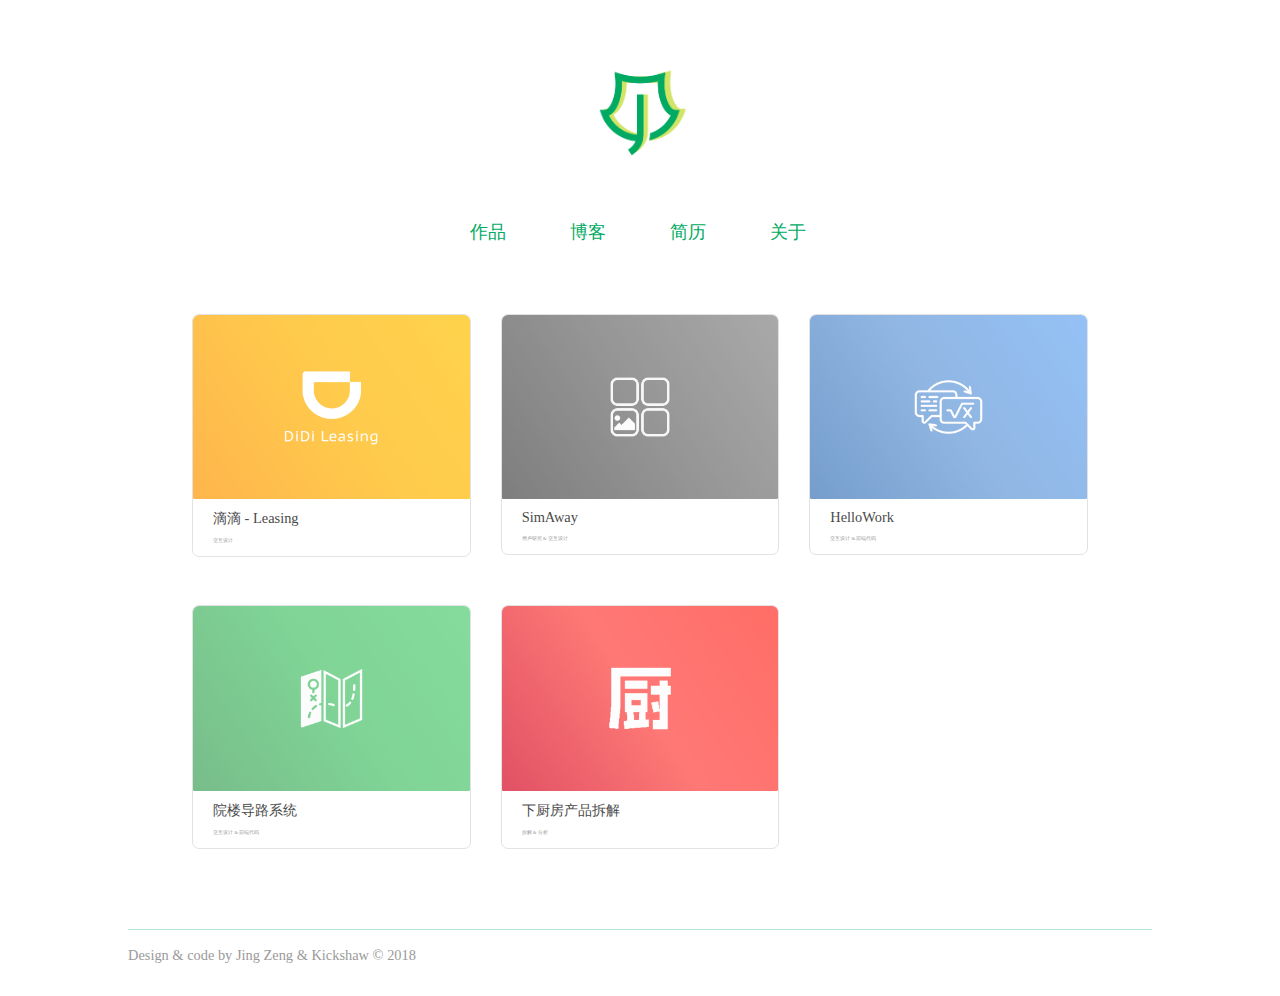
<file: html/index.html>
<!DOCTYPE html>
<html lang="en">
<head>
    <meta charset="UTF-8">
    <title>Jing's Portfolio</title>
    <link rel="stylesheet" type="text/css" href="../css/index.css">
    <link rel="stylesheet" type="text/css" href="../css/bootstrap-grid.css">

</head>
<body>
    <header>
        <div id="title-container">
            <div id="index-logo">
                <a href=""><img src="../image/logo.png"></a>
            </div>
        </div>
        <div id="menu" class="nav">
            <ul id="menu-list">
                <li><a href="">作品</a></li>
                <li><a href="">博客</a></li>
                <li><a href="">简历</a></li>
                <li><a href="">关于</a></li>
            </ul>
        </div>

    </header>


    <div id="main-content" class="">
        <!--作品列表-->
        <div class="row">
            <div class="col-xs-12 col-sm-6 col-md-4">
                <div class="project-box">
                    <div class="box-photo">
                        <a href="">
                            <img src="../image/header-leasing.png" />
                        </a>
                    </div>
                    <div class="box-description">
                        <span class="box-name">滴滴 - Leasing</span>
                        <span class="box-role">交互设计</span>
                    </div>
                </div>
            </div>
            <div class="col-xs-12 col-sm-6 col-md-4">
                <div class="project-box">
                    <div class="box-photo">
                        <a href="">
                            <img src="../image/header-simaway.png" />
                        </a>
                    </div>
                    <div class="box-description">
                        <span class="box-name">SimAway</span>
                        <span class="box-role">用户研究 & 交互设计</span>
                    </div>
                </div>
            </div>
            <div class="col-xs-12 col-sm-6 col-md-4">
                <div class="project-box">
                    <div class="box-photo">
                        <a href="">
                            <img src="../image/header-hellowork.png" />
                        </a>
                    </div>
                    <div class="box-description">
                        <span class="box-name">HelloWork</span>
                        <span class="box-role">交互设计 & 前端代码</span>
                    </div>
                </div>
            </div>
            <div class="col-xs-12 col-sm-6 col-md-4">
                <div class="project-box">
                    <div class="box-photo">
                        <a href="">
                            <img src="../image/header-navigation.png" />
                        </a>
                    </div>
                    <div class="box-description">
                        <span class="box-name">院楼导路系统</span>
                        <span class="box-role">交互设计 & 前端代码</span>
                    </div>
                </div>
            </div>
            <div class="col-xs-12 col-sm-6 col-md-4">
                <div class="project-box">
                    <div class="box-photo">
                        <a href="">
                            <img src="../image/header-xia.png" />
                        </a>
                    </div>
                    <div class="box-description">
                        <span class="box-name">下厨房产品拆解</span>
                        <span class="box-role">拆解 & 分析</span>
                    </div>
                </div>
            </div>
        </div>

    </div>
    <footer class="home-footer">
        <span>Design & code by Jing Zeng & Kickshaw © 2018</span>
    </footer>

</body>
</html>
</file>
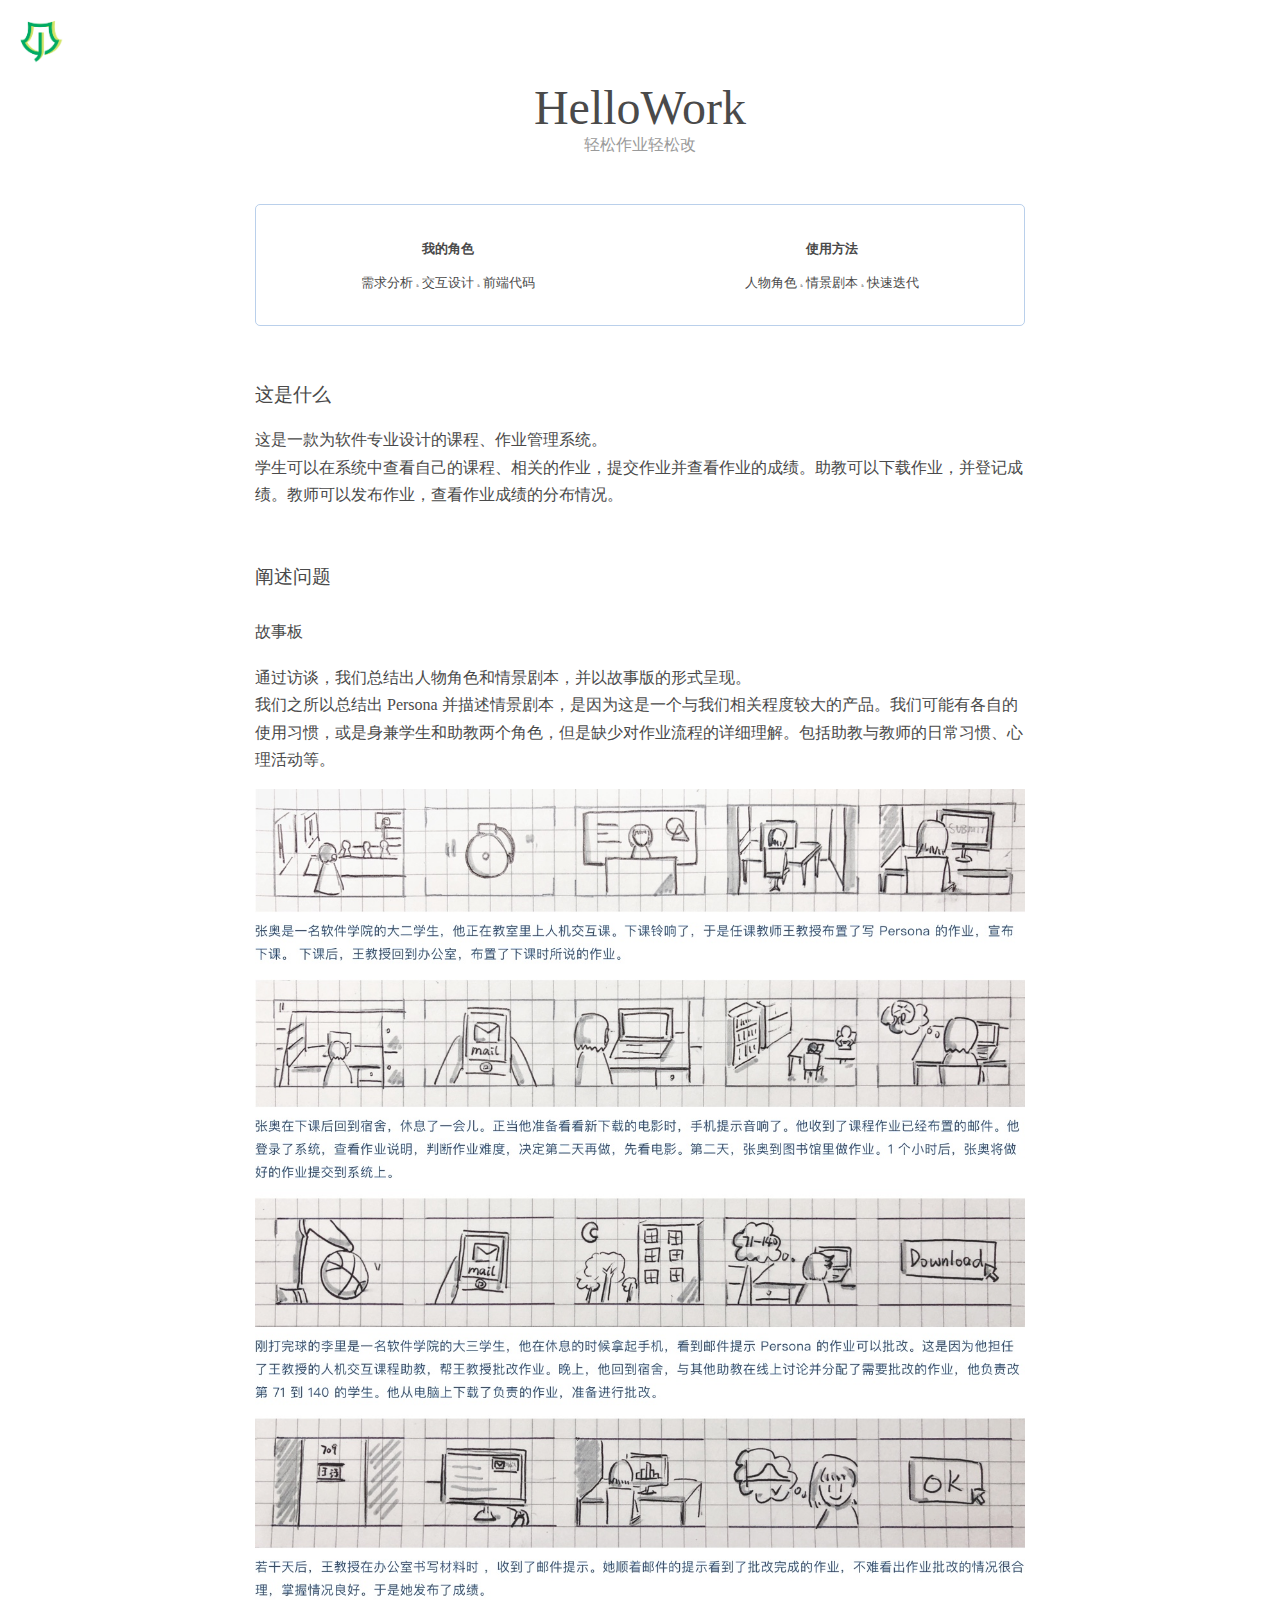
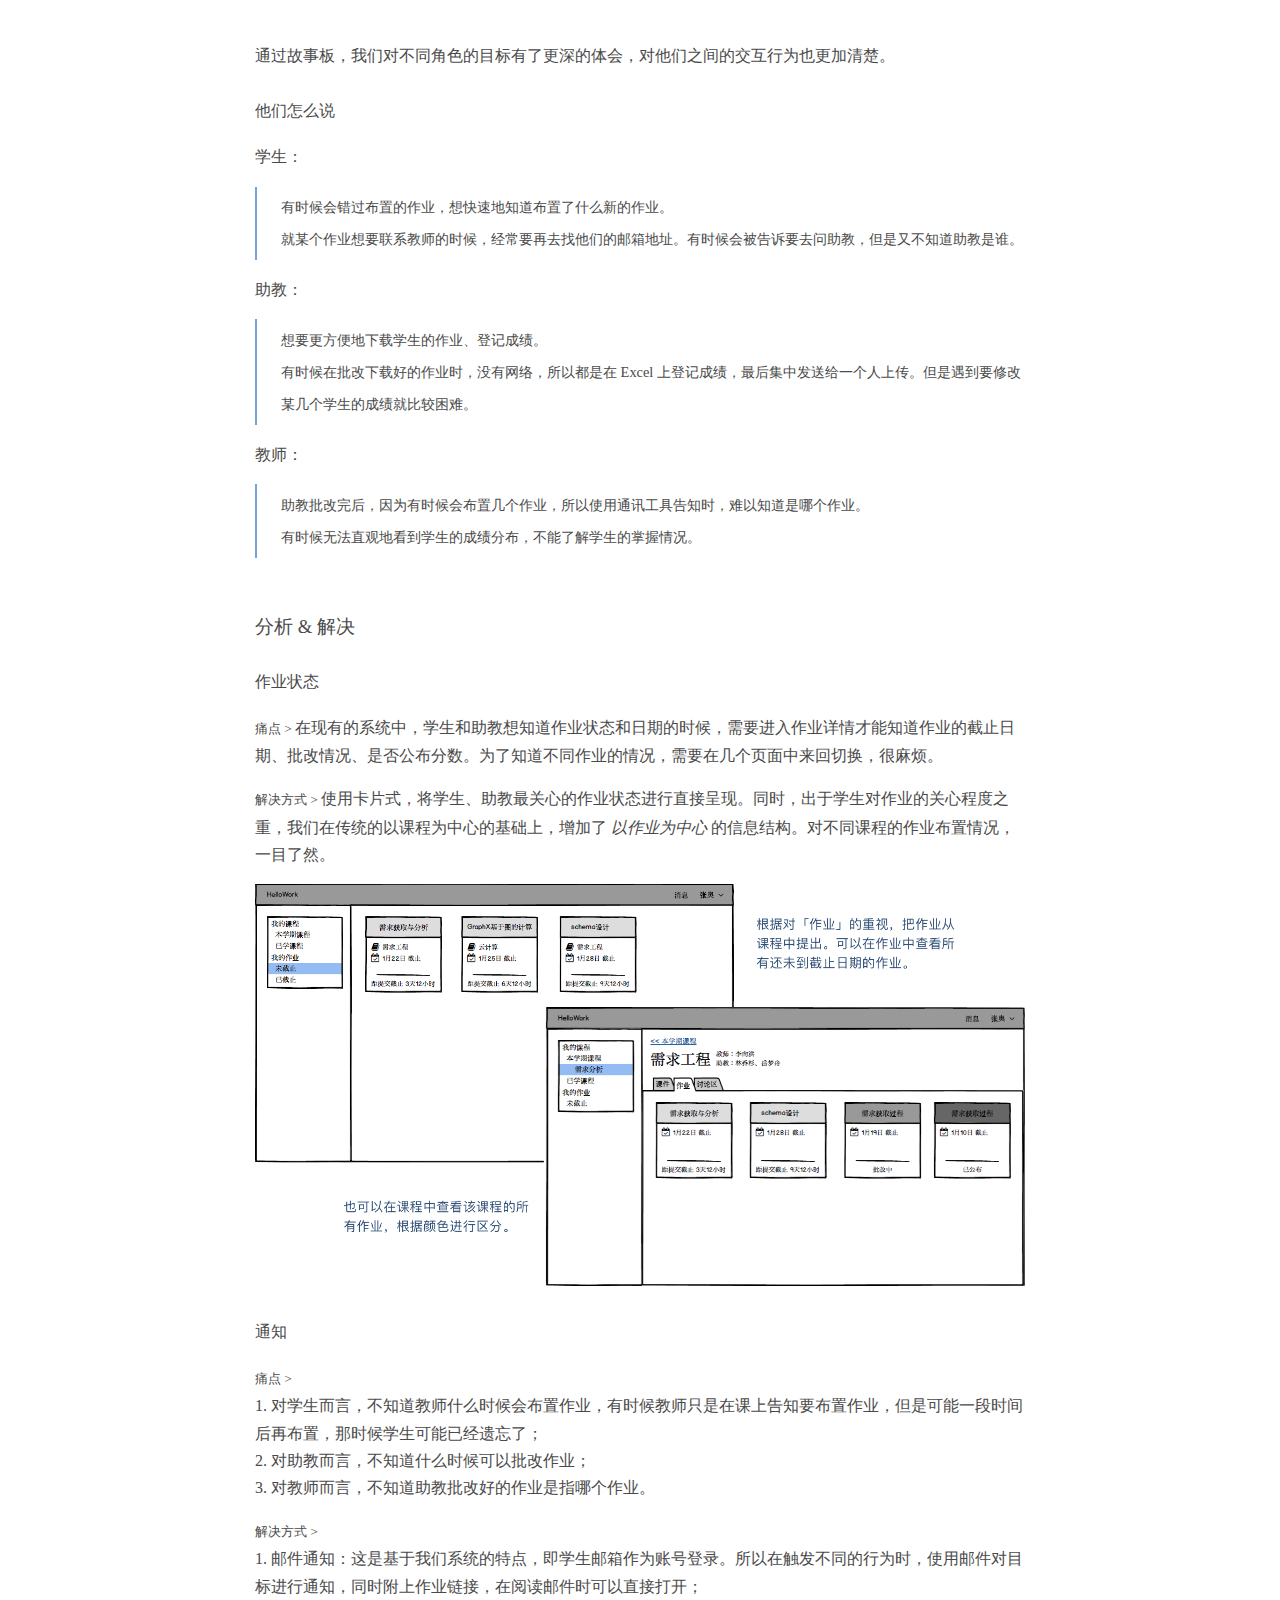
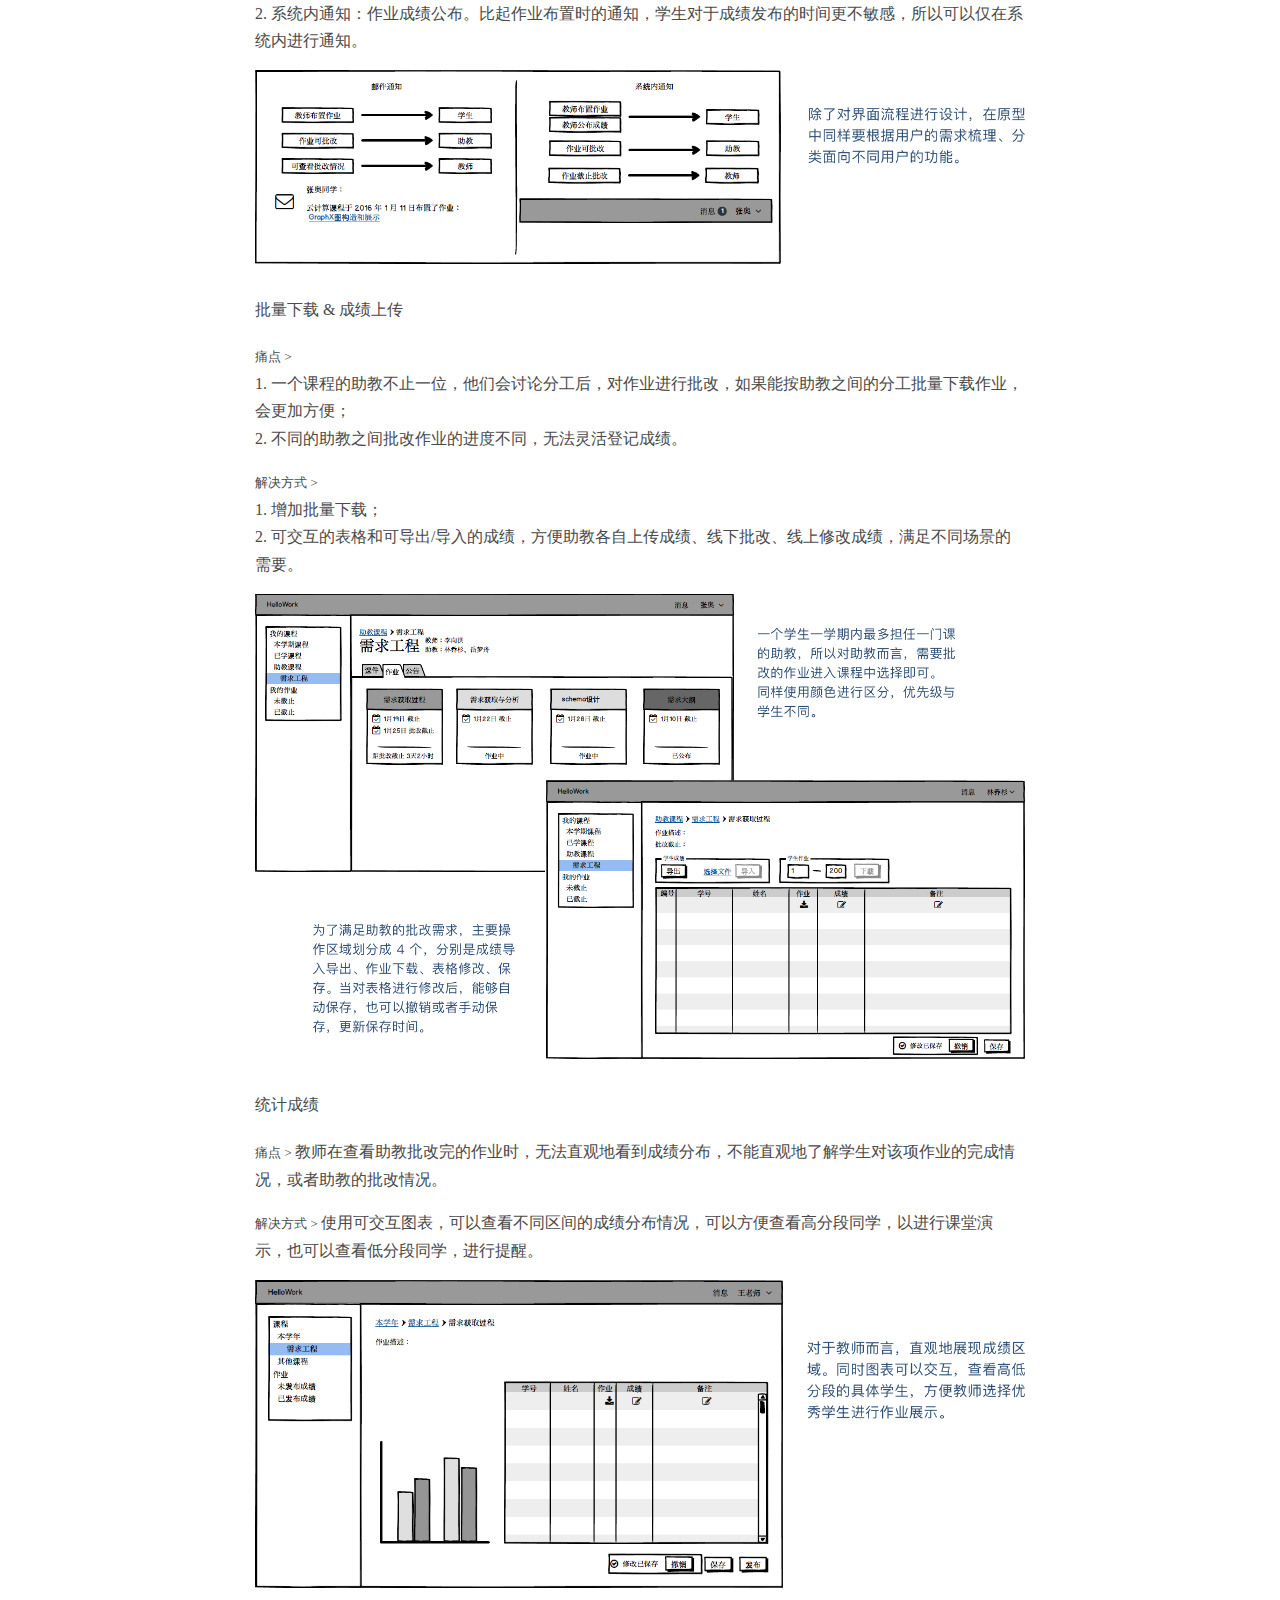
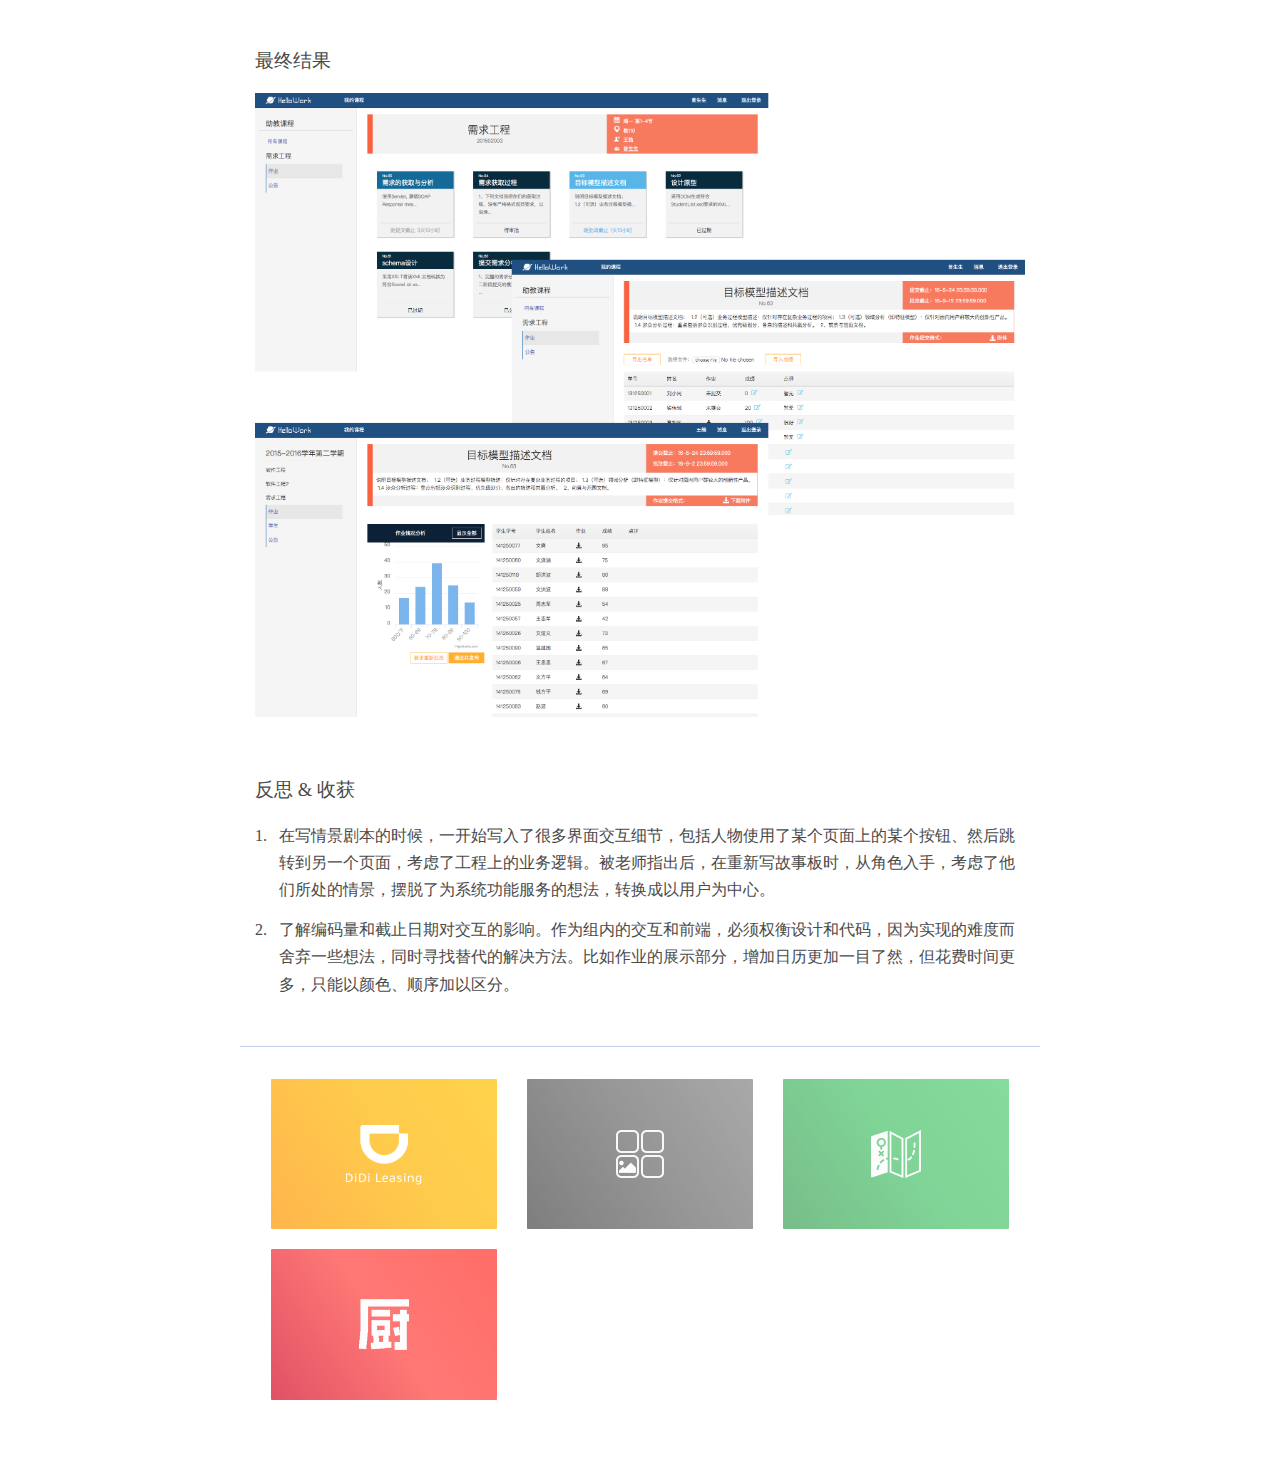
<file: html/hellowork.html>
<!DOCTYPE html>
<html lang="en">
<head>
    <meta charset="UTF-8">
    <title>HelloWork</title>
    <link rel="stylesheet" type="text/css" href="../css/index.css">
    <link rel="stylesheet" type="text/css" href="../css/bootstrap-grid.css">

</head>
<body class="project">
    <header>
        <div class="project-return">
            <a href="">
                <img src="../image/logo.png"/>
            </a>

        </div>
    </header>
    <section class="project-detail">
        <div class="container">
            <div class="project-title">
                HelloWork
            </div>
            <div class="project-subtitle">
                轻松作业轻松改
            </div>
            <div class="project-meta hellowork">
                <div class="col-md-6 col-sm-12">
                    <h5>我的角色</h5>
                    <p>需求分析 <span>&</span> 交互设计 <span>&</span> 前端代码</p>
                </div>
                <div class="col-md-6 col-sm-12">
                    <h5>使用方法</h5>
                    <p>人物角色 <span>&</span> 情景剧本 <span>&</span> 快速迭代</p>
                </div>
            </div>
            <div class="project-markdown">
                <h3>这是什么</h3>
                <p>这是一款为软件专业设计的课程、作业管理系统。<br/>
                    学生可以在系统中查看自己的课程、相关的作业，提交作业并查看作业的成绩。助教可以下载作业，并登记成绩。教师可以发布作业，查看作业成绩的分布情况。</p>

                <h3>阐述问题</h3>
                <h4>故事板</h4>
                <p>通过访谈，我们总结出人物角色和情景剧本，并以故事版的形式呈现。<br/>
                    我们之所以总结出 Persona 并描述情景剧本，是因为这是一个与我们相关程度较大的产品。我们可能有各自的使用习惯，或是身兼学生和助教两个角色，但是缺少对作业流程的详细理解。包括助教与教师的日常习惯、心理活动等。</p>
                <img src="../image/hellowork-story.jpg"/>
                <p>通过故事板，我们对不同角色的目标有了更深的体会，对他们之间的交互行为也更加清楚。</p>
                <h4>他们怎么说</h4>
                <p>学生：
                    <blockquote>有时候会错过布置的作业，想快速地知道布置了什么新的作业。<br/>
                    就某个作业想要联系教师的时候，经常要再去找他们的邮箱地址。有时候会被告诉要去问助教，但是又不知道助教是谁。</blockquote>
                </p>
                <p>助教：
                    <blockquote>想要更方便地下载学生的作业、登记成绩。<br/>
                    有时候在批改下载好的作业时，没有网络，所以都是在 Excel 上登记成绩，最后集中发送给一个人上传。但是遇到要修改某几个学生的成绩就比较困难。</blockquote>
                </p>
                <p>教师：
                <blockquote>助教批改完后，因为有时候会布置几个作业，所以使用通讯工具告知时，难以知道是哪个作业。<br/>
                有时候无法直观地看到学生的成绩分布，不能了解学生的掌握情况。</blockquote>
                </p>

                <h3>分析 & 解决</h3>
                <h4>作业状态</h4>
                <p><b>痛点 > </b>在现有的系统中，学生和助教想知道作业状态和日期的时候，需要进入作业详情才能知道作业的截止日期、批改情况、是否公布分数。为了知道不同作业的情况，需要在几个页面中来回切换，很麻烦。</p>
                <p><b>解决方式 > </b>使用卡片式，将学生、助教最关心的作业状态进行直接呈现。同时，出于学生对作业的关心程度之重，我们在传统的以课程为中心的基础上，增加了 <i>以作业为中心</i> 的信息结构。对不同课程的作业布置情况，一目了然。</p>
                <img src="../image/hellowork-01.png"/>

                <h4>通知</h4>
                <p><b>痛点 > </b><br/>
                    1. 对学生而言，不知道教师什么时候会布置作业，有时候教师只是在课上告知要布置作业，但是可能一段时间后再布置，那时候学生可能已经遗忘了；<br/>
                    2. 对助教而言，不知道什么时候可以批改作业；<br/>
                    3. 对教师而言，不知道助教批改好的作业是指哪个作业。</p>
                <p><b>解决方式 > </b><br/>
                    1. 邮件通知：这是基于我们系统的特点，即学生邮箱作为账号登录。所以在触发不同的行为时，使用邮件对目标进行通知，同时附上作业链接，在阅读邮件时可以直接打开；<br/>
                    2. 系统内通知：作业成绩公布。比起作业布置时的通知，学生对于成绩发布的时间更不敏感，所以可以仅在系统内进行通知。</p>
                <img src="../image/hellowork-02.png"/>

                <h4>批量下载 & 成绩上传</h4>
                <p><b>痛点 > </b><br/>
                    1. 一个课程的助教不止一位，他们会讨论分工后，对作业进行批改，如果能按助教之间的分工批量下载作业，会更加方便；<br/>
                    2. 不同的助教之间批改作业的进度不同，无法灵活登记成绩。<br/>
                <p><b>解决方式 > </b><br/>
                    1. 增加批量下载；<br/>
                    2. 可交互的表格和可导出/导入的成绩，方便助教各自上传成绩、线下批改、线上修改成绩，满足不同场景的需要。</p>
                <img src="../image/hellowork-03.png"/>

                <h4>统计成绩</h4>
                <p><b>痛点 > </b>教师在查看助教批改完的作业时，无法直观地看到成绩分布，不能直观地了解学生对该项作业的完成情况，或者助教的批改情况。</p>
                <p><b>解决方式 > </b>使用可交互图表，可以查看不同区间的成绩分布情况，可以方便查看高分段同学，以进行课堂演示，也可以查看低分段同学，进行提醒。</p>
                <img src="../image/hellowork-04.png"/>

                <h3>最终结果</h3>
                <img src="../image/hellowork-05.png"/>

                <h3>反思 & 收获</h3>
                <ol>
                    <li>
                        在写情景剧本的时候，一开始写入了很多界面交互细节，包括人物使用了某个页面上的某个按钮、然后跳转到另一个页面，考虑了工程上的业务逻辑。被老师指出后，在重新写故事板时，从角色入手，考虑了他们所处的情景，摆脱了为系统功能服务的想法，转换成以用户为中心。
                    </li>
                    <li>
                        了解编码量和截止日期对交互的影响。作为组内的交互和前端，必须权衡设计和代码，因为实现的难度而舍弃一些想法，同时寻找替代的解决方法。比如作业的展示部分，增加日历更加一目了然，但花费时间更多，只能以颜色、顺序加以区分。
                    </li>
                </ol>
            </div>
        </div>
    </section>
    <footer class="project-footer">
        <div class="project-other">
            <div class="col-md-4 col-xs-12">
                <a href=""><img src="../image/header-leasing.png"/></a>
            </div>
            <div class="col-md-4">
                <a href=""><img src="../image/header-simaway.png"/></a>
            </div>
            <div class="col-md-4">
                <a href=""><img src="../image/header-navigation.png"/></a>
            </div>
            <div class="col-md-4">
                <a href=""><img src="../image/header-xia.png"/></a>
            </div>
        </div>
    </footer>

</body>
</html>
</file>
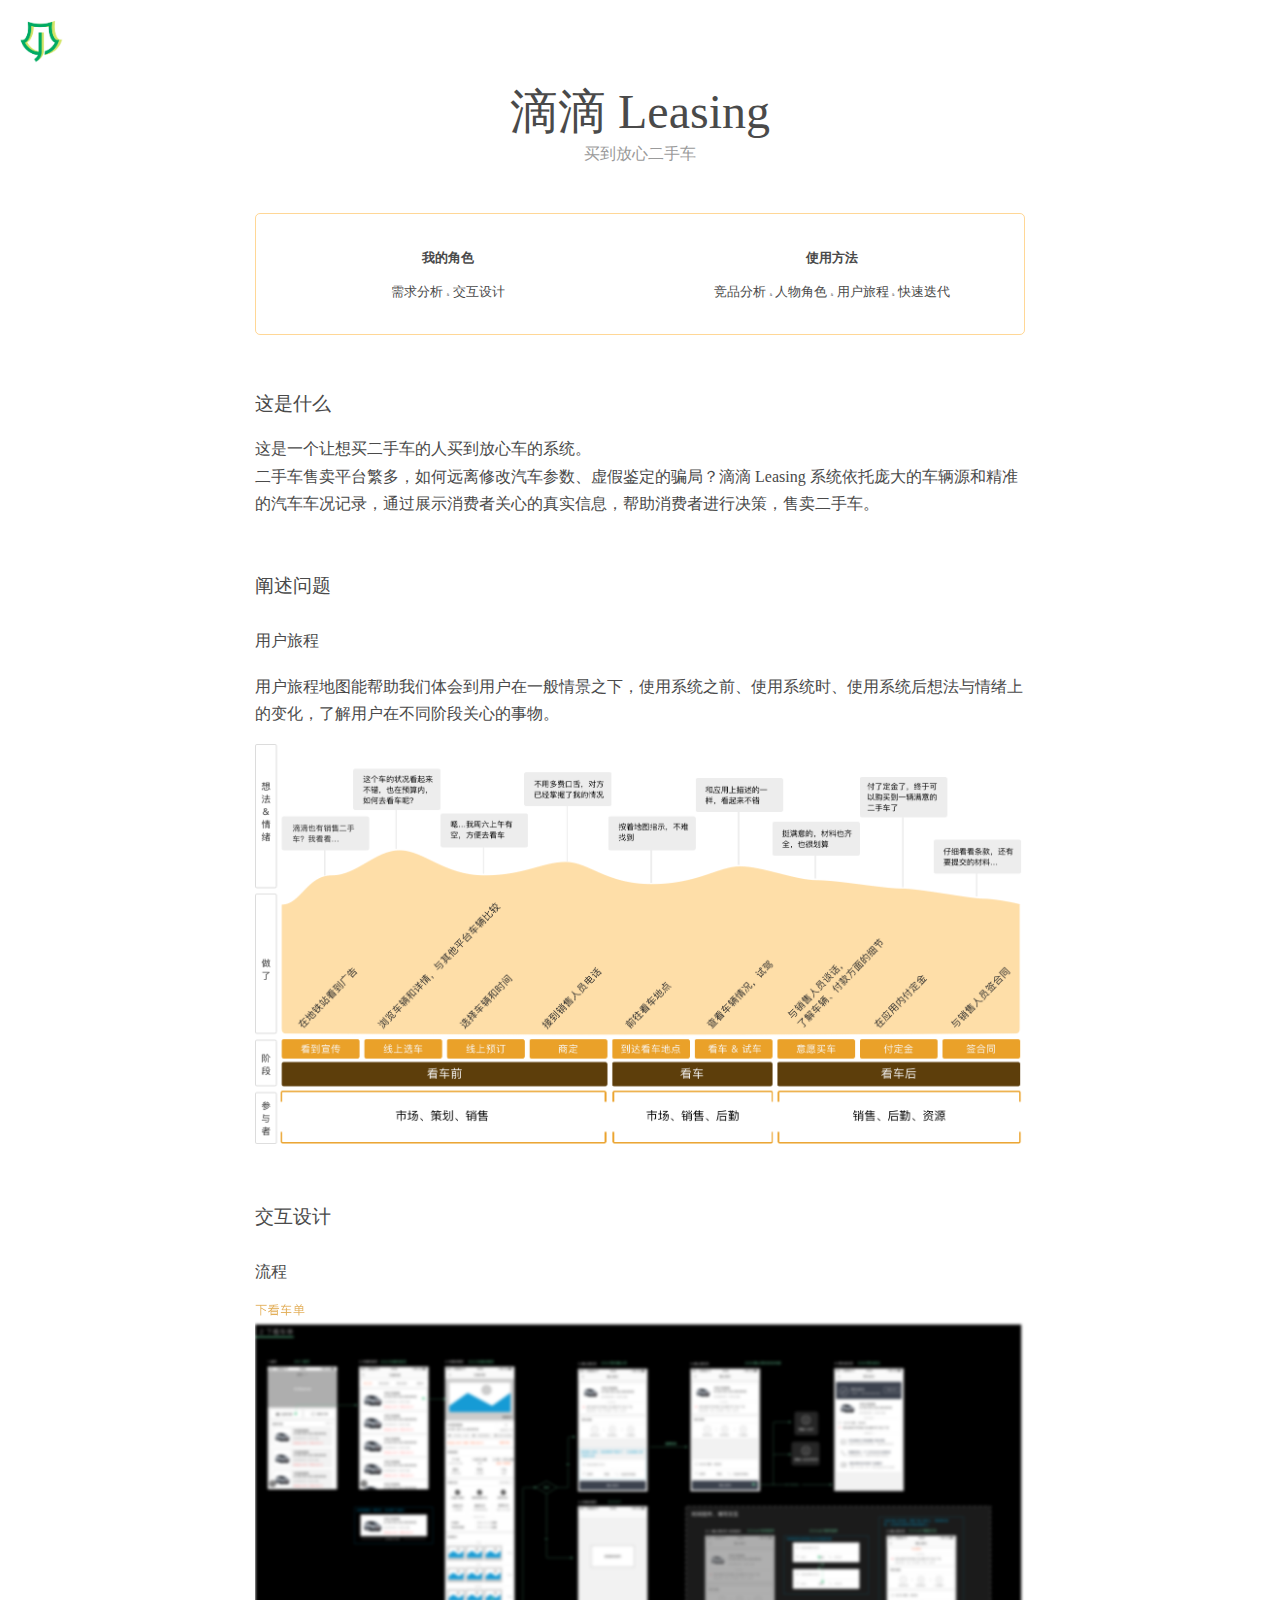
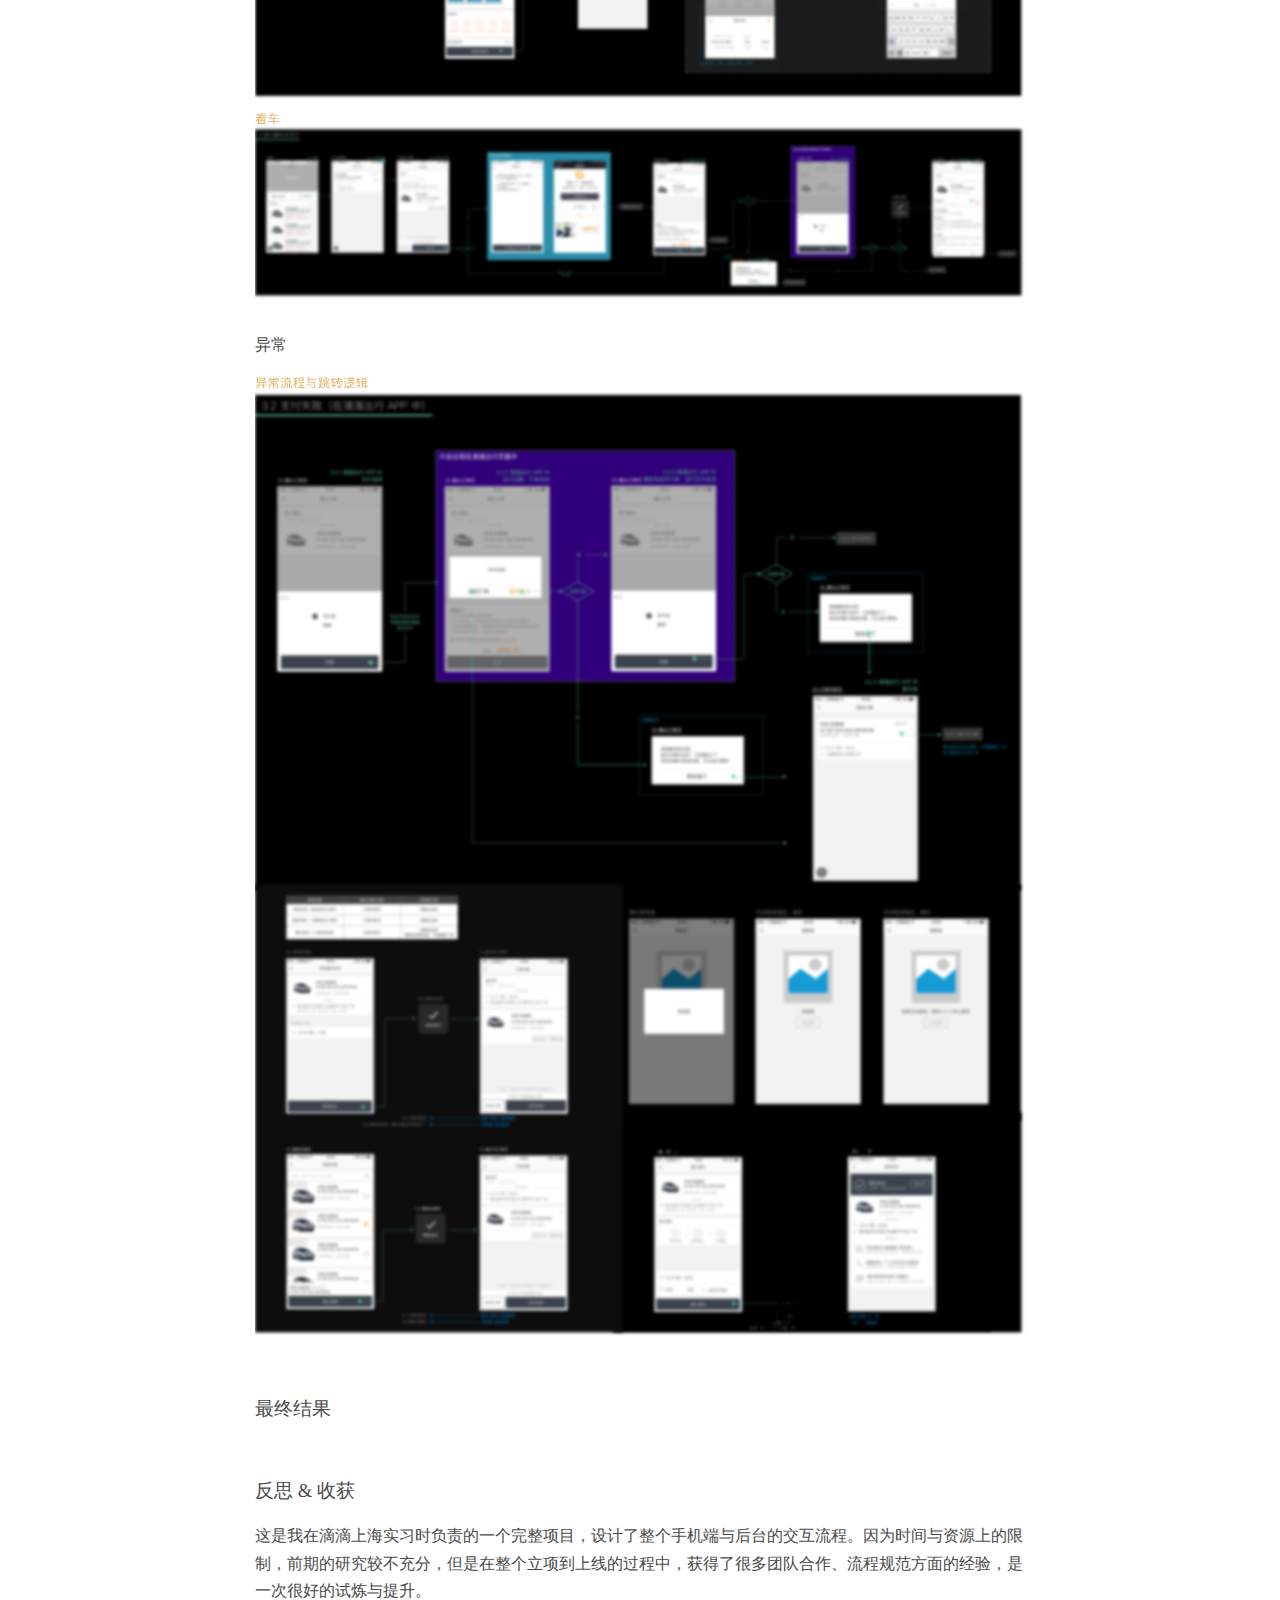
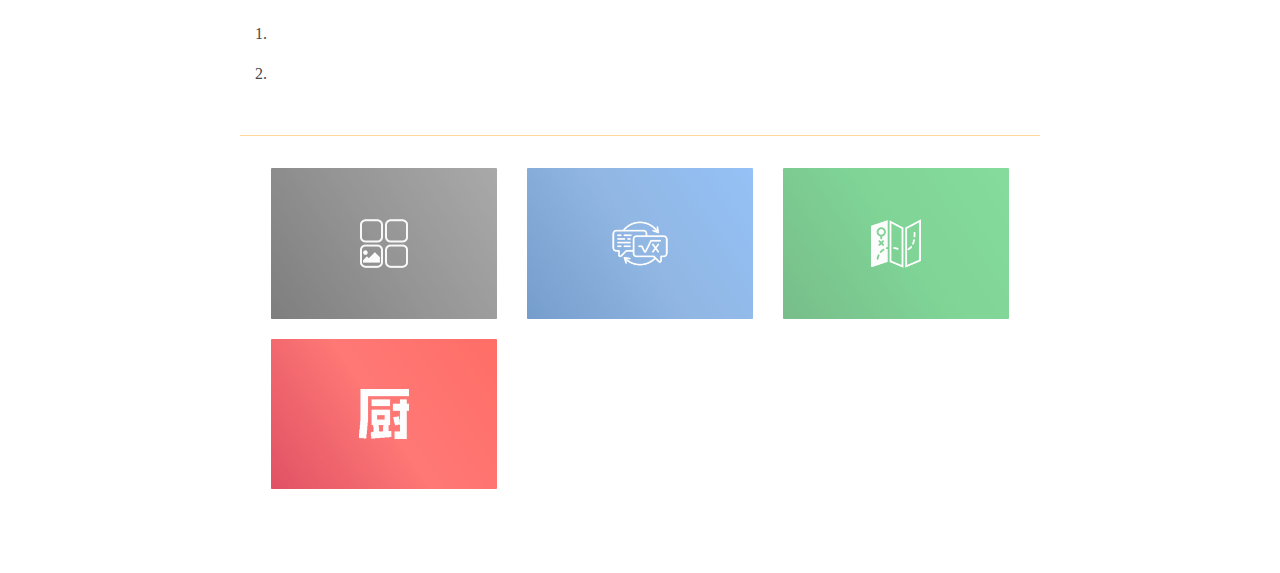
<file: html/leasing.html>
<!DOCTYPE html>
<html lang="en">
<head>
    <meta charset="UTF-8">
    <title>滴滴 Leasing | Jing's Portfolio</title>
    <link rel="stylesheet" type="text/css" href="../css/index.css">
    <link rel="stylesheet" type="text/css" href="../css/bootstrap-grid.css">
</head>
<body class="project">
<header>
    <div class="project-return">
        <a href="">
            <img src="../image/logo.png"/>
        </a>

    </div>
</header>
<section class="project-detail">
    <div class="container">
        <div class="project-title">
            滴滴 Leasing
        </div>
        <div class="project-subtitle">
            买到放心二手车
        </div>
        <div class="project-meta leasing">
            <div class="col-md-6">
                <h5>我的角色</h5>
                <p>需求分析 <span>&</span> 交互设计</p>
            </div>
            <div class="col-md-6">
                <h5>使用方法</h5>
                <p>竞品分析 <span>&</span> 人物角色 <span>&</span> 用户旅程 <span>&</span> 快速迭代</p>
            </div>
        </div>
        <div class="project-markdown navigation">
            <h3>这是什么</h3>
            <p>这是一个让想买二手车的人买到放心车的系统。<br/>
                二手车售卖平台繁多，如何远离修改汽车参数、虚假鉴定的骗局？滴滴 Leasing 系统依托庞大的车辆源和精准的汽车车况记录，通过展示消费者关心的真实信息，帮助消费者进行决策，售卖二手车。</p>


            <h3>阐述问题</h3>


            <h4>用户旅程</h4>
            <p>用户旅程地图能帮助我们体会到用户在一般情景之下，使用系统之前、使用系统时、使用系统后想法与情绪上的变化，了解用户在不同阶段关心的事物。</p>
            <img src="../image/leasing-map.png" />


            <h3>交互设计</h3>
            <h4>流程</h4>
            <p></p>
            <img src="../image/leasing-ux01.png" />
            <h4>异常</h4>
            <p></p>
            <img src="../image/leasing-ux02.png" />

            <h3>最终结果</h3>
            <!--<img src="../image/navigation-result.png"/>-->

            <h3>反思 & 收获</h3>
            <p>这是我在滴滴上海实习时负责的一个完整项目，设计了整个手机端与后台的交互流程。因为时间与资源上的限制，前期的研究较不充分，但是在整个立项到上线的过程中，获得了很多团队合作、流程规范方面的经验，是一次很好的试炼与提升。</p>
            <ol>
                <li></li>
                <li></li>
            </ol>
        </div>
    </div>
</section>
<footer class="project-footer leasing">
    <div class="project-other">
        <div class="col-md-4">
            <a href=""><img src="../image/header-simaway.png"/></a>
        </div>
        <div class="col-md-4">
            <a href=""><img src="../image/header-hellowork.png"/></a>
        </div>
        <div class="col-md-4 col-xs-12">
            <a href=""><img src="../image/header-navigation.png"/></a>
        </div>
        <div class="col-md-4">
            <a href=""><img src="../image/header-xia.png"/></a>
        </div>
    </div>
</footer>

</body>
</html>
</file>
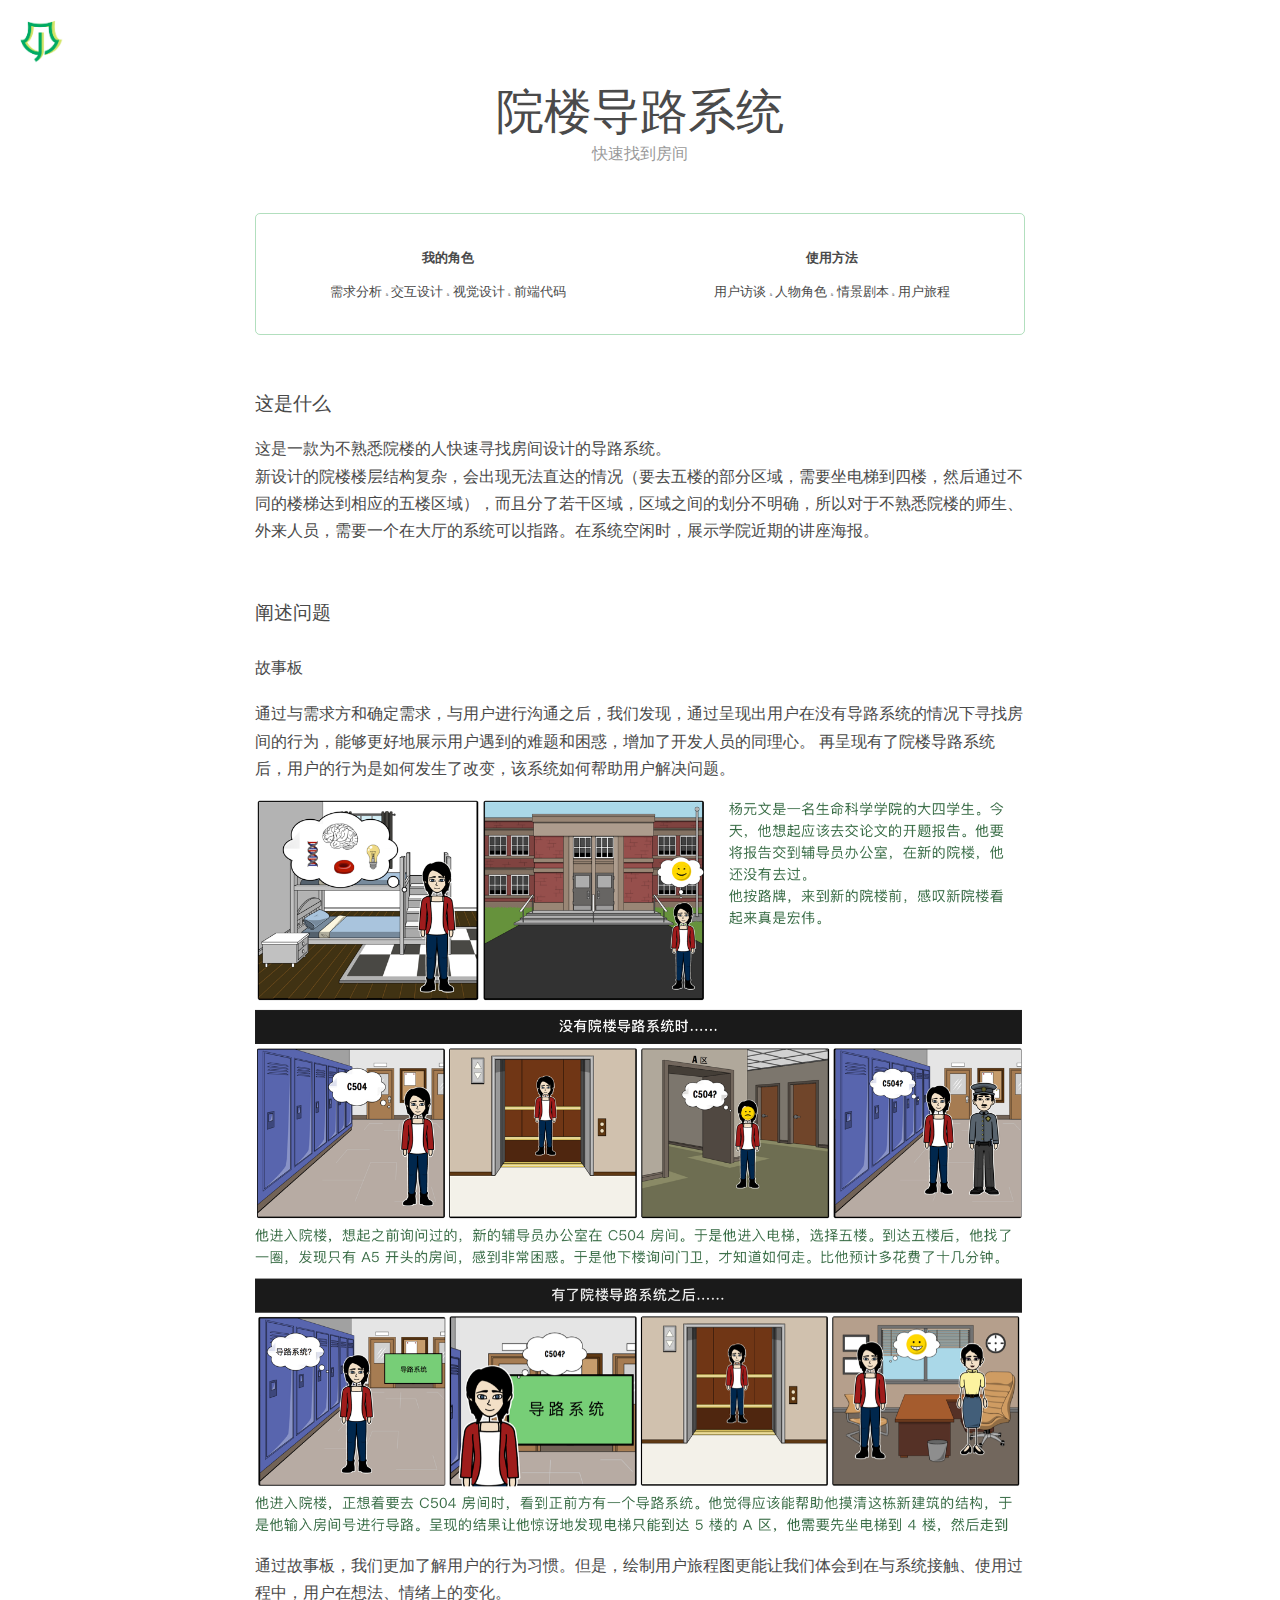
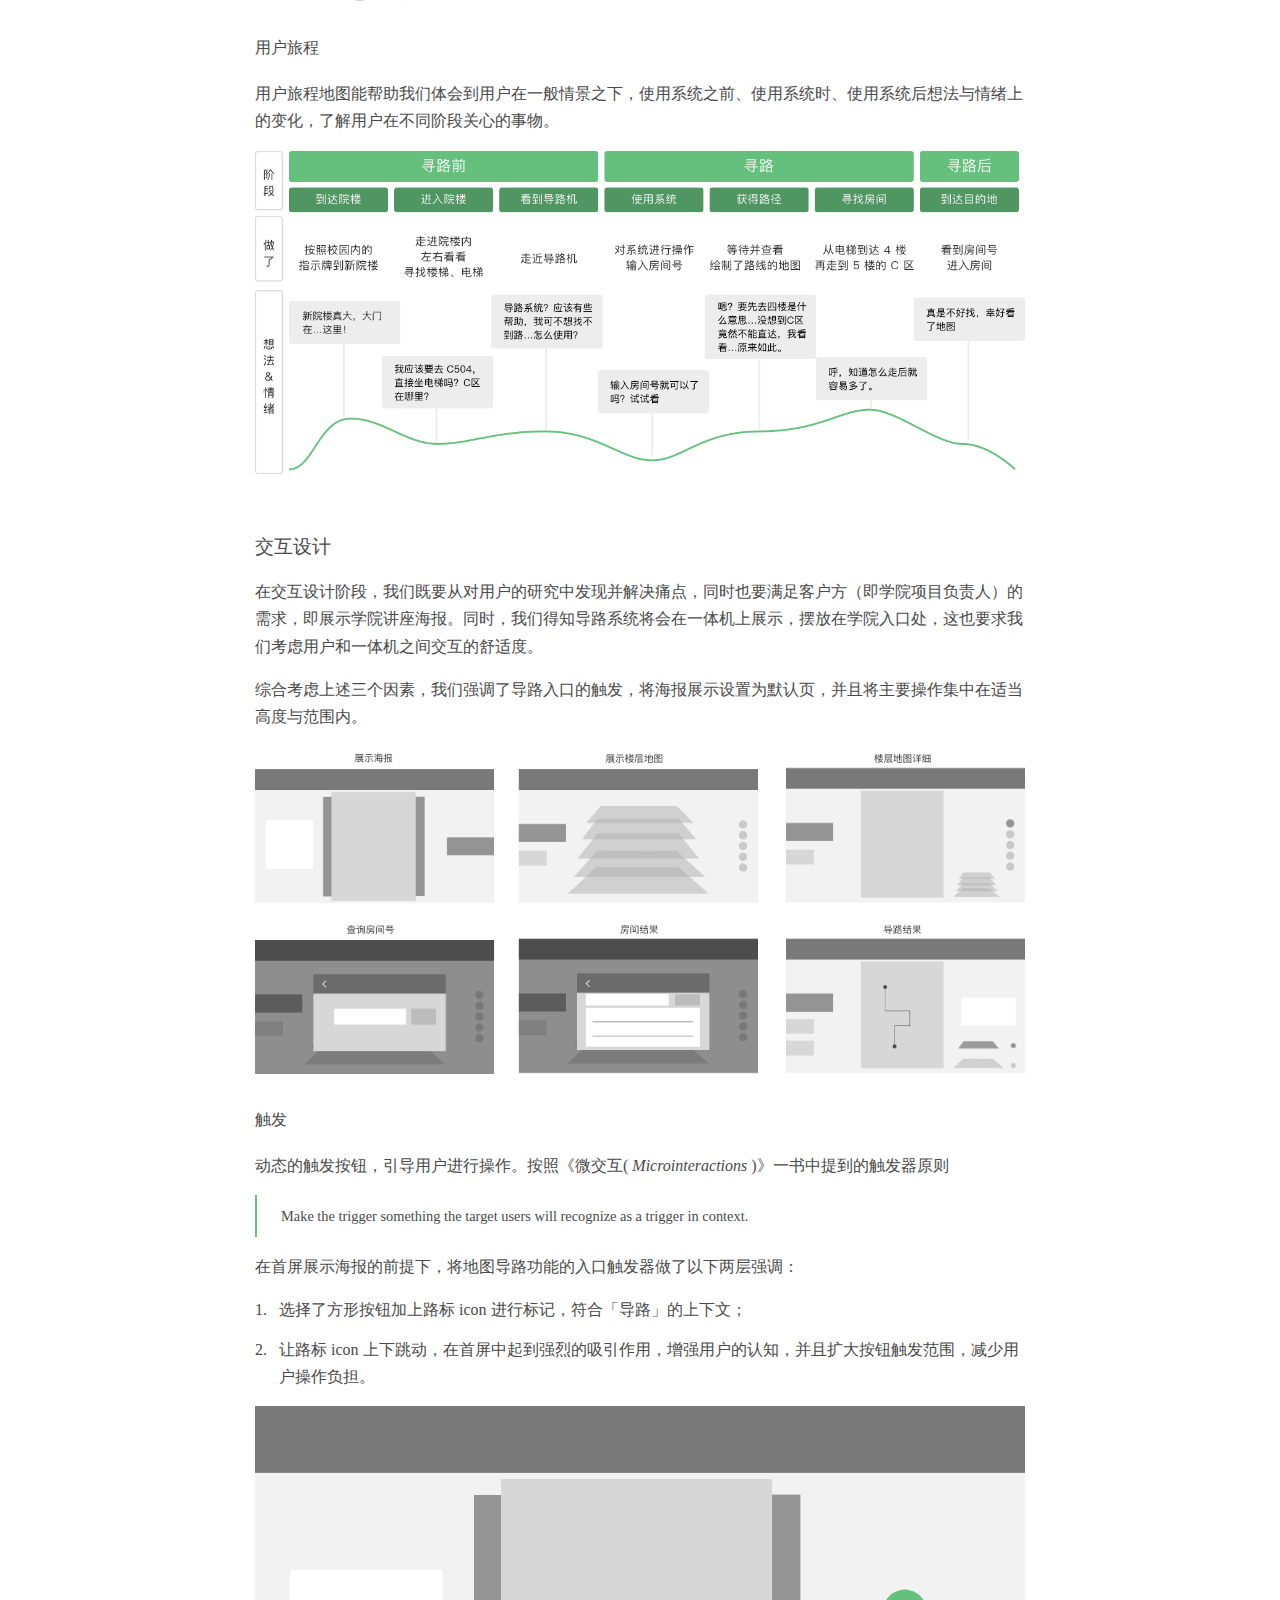
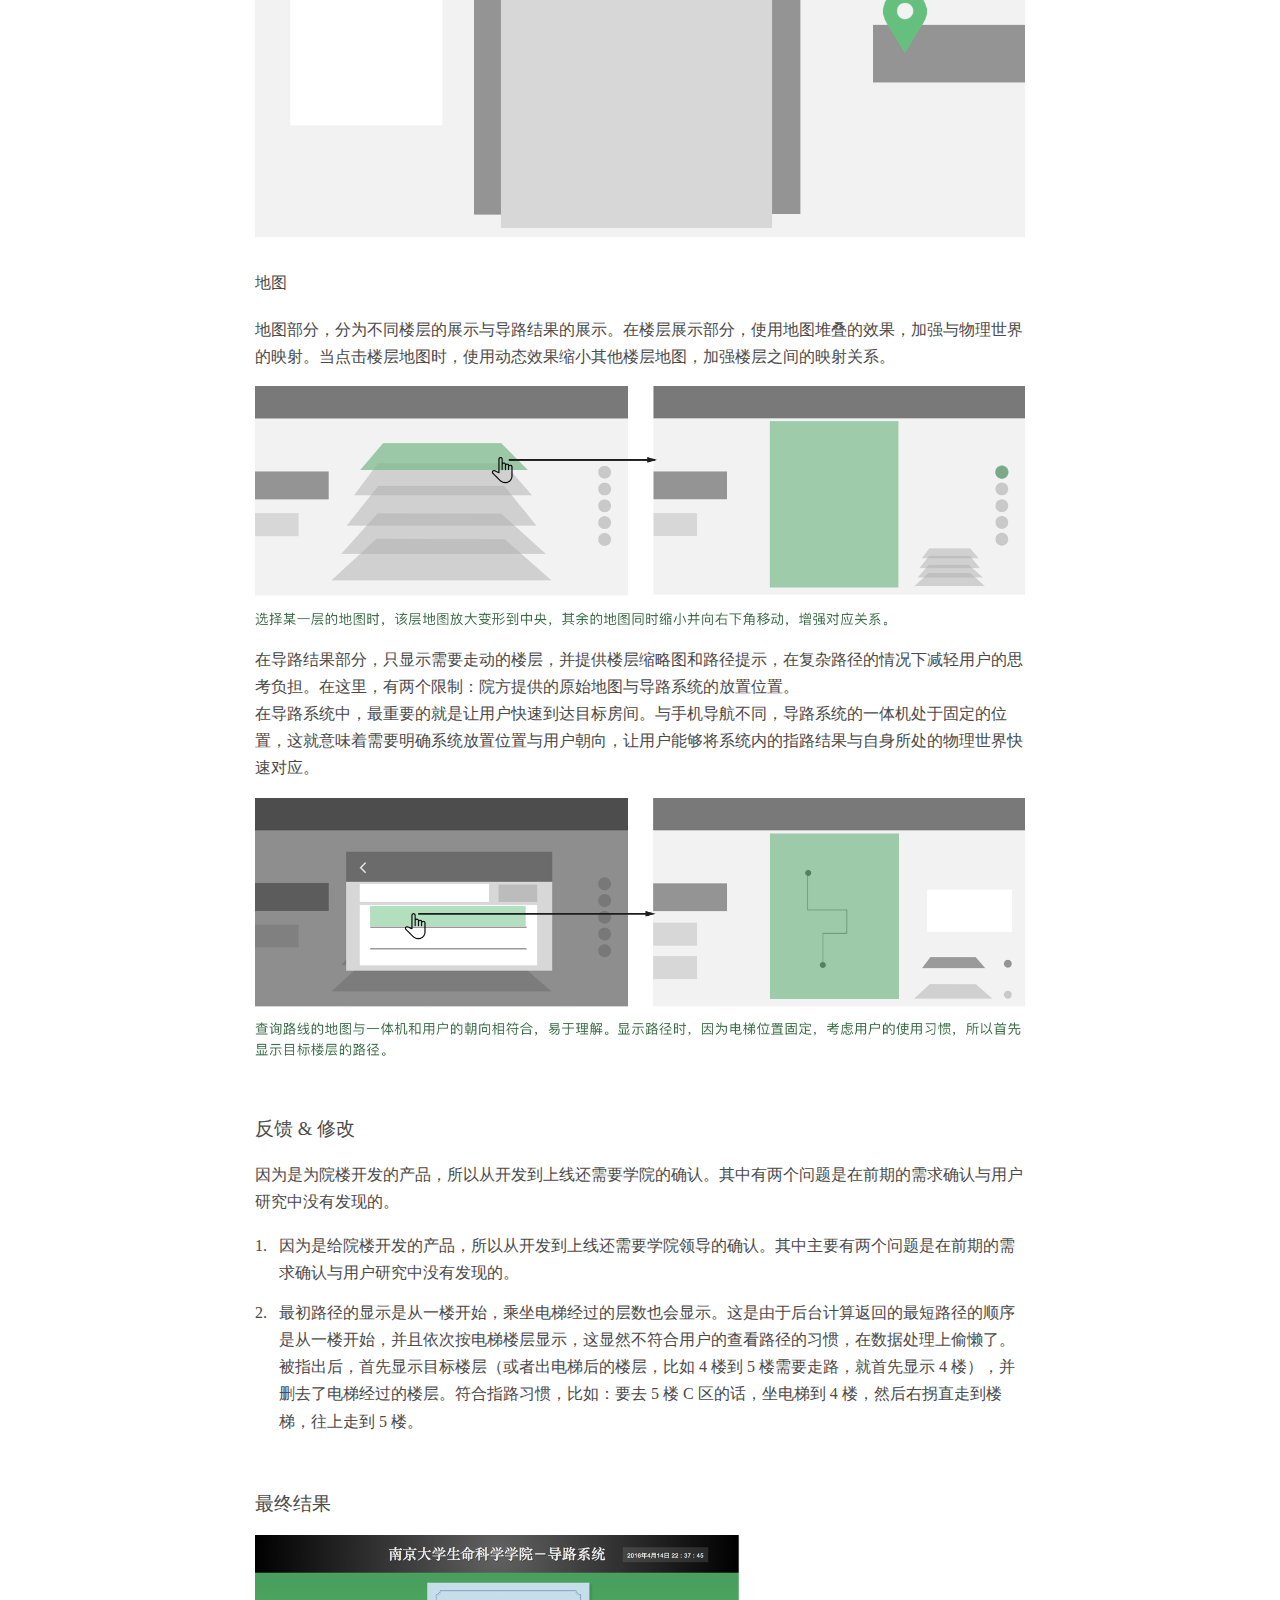
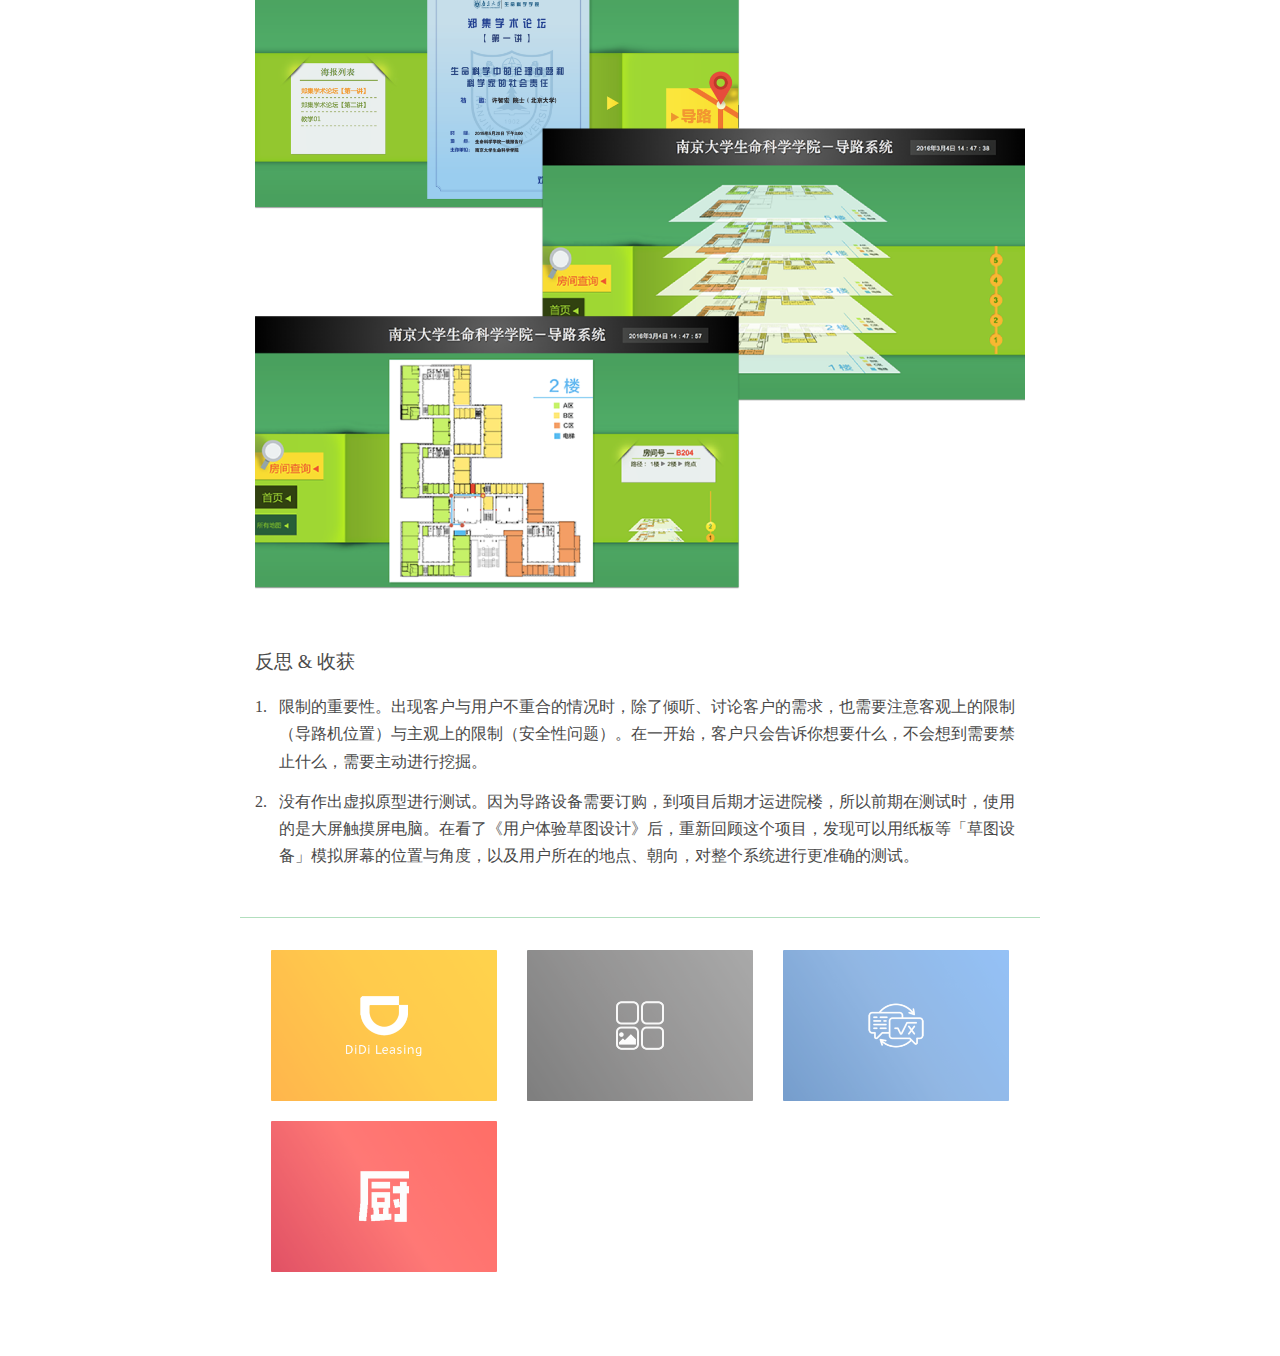
<file: html/navigation.html>
<!DOCTYPE html>
<html lang="en">
<head>
    <meta charset="UTF-8">
    <title>院楼导路系统</title>
    <link rel="stylesheet" type="text/css" href="../css/index.css">
    <link rel="stylesheet" type="text/css" href="../css/bootstrap-grid.css">
</head>
<body class="project">
<header>
    <div class="project-return">
        <a href="">
            <img src="../image/logo.png"/>
        </a>

    </div>
</header>
<section class="project-detail">
    <div class="container">
        <div class="project-title">
            院楼导路系统
        </div>
        <div class="project-subtitle">
            快速找到房间
        </div>
        <div class="project-meta navigation">
            <div class="col-md-6">
                <h5>我的角色</h5>
                <p>需求分析 <span>&</span> 交互设计 <span>&</span> 视觉设计 <span>&</span> 前端代码</p>
            </div>
            <div class="col-md-6">
                <h5>使用方法</h5>
                <p>用户访谈 <span>&</span> 人物角色 <span>&</span> 情景剧本 <span>&</span> 用户旅程</p>
            </div>
        </div>
        <div class="project-markdown navigation">
            <h3>这是什么</h3>
            <p>这是一款为不熟悉院楼的人快速寻找房间设计的导路系统。</br>
                新设计的院楼楼层结构复杂，会出现无法直达的情况（要去五楼的部分区域，需要坐电梯到四楼，然后通过不同的楼梯达到相应的五楼区域），而且分了若干区域，区域之间的划分不明确，所以对于不熟悉院楼的师生、外来人员，需要一个在大厅的系统可以指路。在系统空闲时，展示学院近期的讲座海报。</p>


            <h3>阐述问题</h3>
            <h4>故事板</h4>
            <p>通过与需求方和确定需求，与用户进行沟通之后，我们发现，通过呈现出用户在没有导路系统的情况下寻找房间的行为，能够更好地展示用户遇到的难题和困惑，增加了开发人员的同理心。
                再呈现有了院楼导路系统后，用户的行为是如何发生了改变，该系统如何帮助用户解决问题。</p>
            <img src="../image/navigation-story.png"/>
            <p>通过故事板，我们更加了解用户的行为习惯。但是，绘制用户旅程图更能让我们体会到在与系统接触、使用过程中，用户在想法、情绪上的变化。</p>

            <h4>用户旅程</h4>
            <p>用户旅程地图能帮助我们体会到用户在一般情景之下，使用系统之前、使用系统时、使用系统后想法与情绪上的变化，了解用户在不同阶段关心的事物。</p>
            <img src="../image/navigation-map.png" />


            <h3>交互设计</h3>
            <p>在交互设计阶段，我们既要从对用户的研究中发现并解决痛点，同时也要满足客户方（即学院项目负责人）的需求，即展示学院讲座海报。同时，我们得知导路系统将会在一体机上展示，摆放在学院入口处，这也要求我们考虑用户和一体机之间交互的舒适度。</p>
            <p>综合考虑上述三个因素，我们强调了导路入口的触发，将海报展示设置为默认页，并且将主要操作集中在适当高度与范围内。</p>
            <img src="../image/navigation-ux01.png"/>

            <h4>触发</h4>
            <p>动态的触发按钮，引导用户进行操作。按照《微交互( <i>Microinteractions</i> )》一书中提到的触发器原则</p>
            <blockquote>Make the trigger something the target users will recognize as a trigger in context. </blockquote>
                <p>在首屏展示海报的前提下，将地图导路功能的入口触发器做了以下两层强调：</p>
            <ol>
                <li>选择了方形按钮加上路标 icon 进行标记，符合「导路」的上下文；</li>
                <li>让路标 icon 上下跳动，在首屏中起到强烈的吸引作用，增强用户的认知，并且扩大按钮触发范围，减少用户操作负担。</li>
            </ol>
            <img src="../image/navigation-ux02.png" />
            <h4>地图</h4>
            <p>地图部分，分为不同楼层的展示与导路结果的展示。在楼层展示部分，使用地图堆叠的效果，加强与物理世界的映射。当点击楼层地图时，使用动态效果缩小其他楼层地图，加强楼层之间的映射关系。</p>
            <img src="../image/navigation-ux03.png" />
            <p>在导路结果部分，只显示需要走动的楼层，并提供楼层缩略图和路径提示，在复杂路径的情况下减轻用户的思考负担。在这里，有两个限制：院方提供的原始地图与导路系统的放置位置。<br/>
            在导路系统中，最重要的就是让用户快速到达目标房间。与手机导航不同，导路系统的一体机处于固定的位置，这就意味着需要明确系统放置位置与用户朝向，让用户能够将系统内的指路结果与自身所处的物理世界快速对应。</p>
            <img src="../image/navigation-ux04.png" />

            <h3>反馈 & 修改</h3>
            <p>因为是为院楼开发的产品，所以从开发到上线还需要学院的确认。其中有两个问题是在前期的需求确认与用户研究中没有发现的。</p>
            <ol>
                <li>因为是给院楼开发的产品，所以从开发到上线还需要学院领导的确认。其中主要有两个问题是在前期的需求确认与用户研究中没有发现的。</li>
                <li>最初路径的显示是从一楼开始，乘坐电梯经过的层数也会显示。这是由于后台计算返回的最短路径的顺序是从一楼开始，并且依次按电梯楼层显示，这显然不符合用户的查看路径的习惯，在数据处理上偷懒了。被指出后，首先显示目标楼层（或者出电梯后的楼层，比如 4 楼到 5 楼需要走路，就首先显示 4 楼），并删去了电梯经过的楼层。符合指路习惯，比如：要去 5 楼 C 区的话，坐电梯到 4 楼，然后右拐直走到楼梯，往上走到 5 楼。</li>
            </ol>

            <h3>最终结果</h3>
            <img src="../image/navigation-result.png"/>

            <h3>反思 & 收获</h3>
            <ol>
                <li>
                    限制的重要性。出现客户与用户不重合的情况时，除了倾听、讨论客户的需求，也需要注意客观上的限制（导路机位置）与主观上的限制（安全性问题）。在一开始，客户只会告诉你想要什么，不会想到需要禁止什么，需要主动进行挖掘。
                </li>
                <li>
                    没有作出虚拟原型进行测试。因为导路设备需要订购，到项目后期才运进院楼，所以前期在测试时，使用的是大屏触摸屏电脑。在看了《用户体验草图设计》后，重新回顾这个项目，发现可以用纸板等「草图设备」模拟屏幕的位置与角度，以及用户所在的地点、朝向，对整个系统进行更准确的测试。
                </li>
            </ol>
        </div>
    </div>
</section>
<footer class="project-footer navigation">
    <div class="project-other">
        <div class="col-md-4 col-xs-12">
            <a href=""><img src="../image/header-leasing.png"/></a>
        </div>
        <div class="col-md-4">
            <a href=""><img src="../image/header-simaway.png"/></a>
        </div>
        <div class="col-md-4">
            <a href=""><img src="../image/header-hellowork.png"/></a>
        </div>
        <div class="col-md-4">
            <a href=""><img src="../image/header-xia.png"/></a>
        </div>
    </div>
</footer>

</body>
</html>
</file>
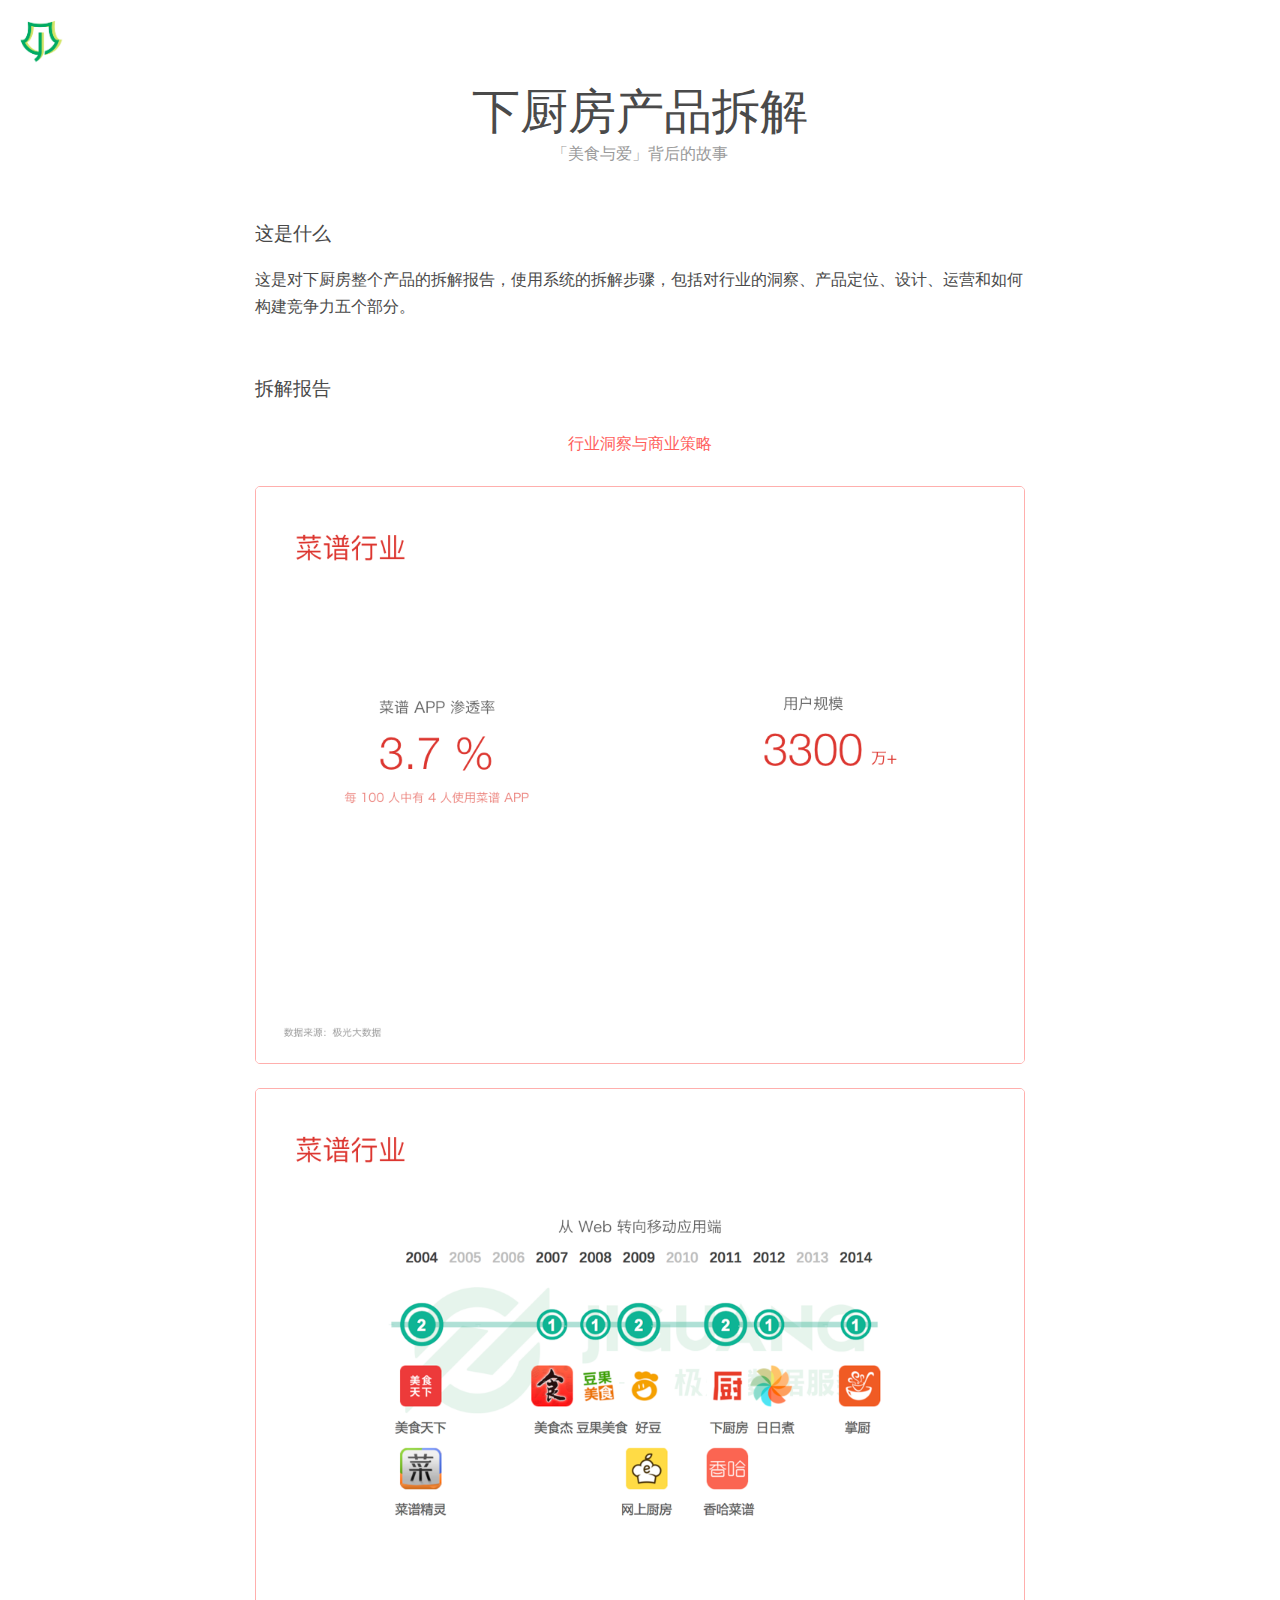
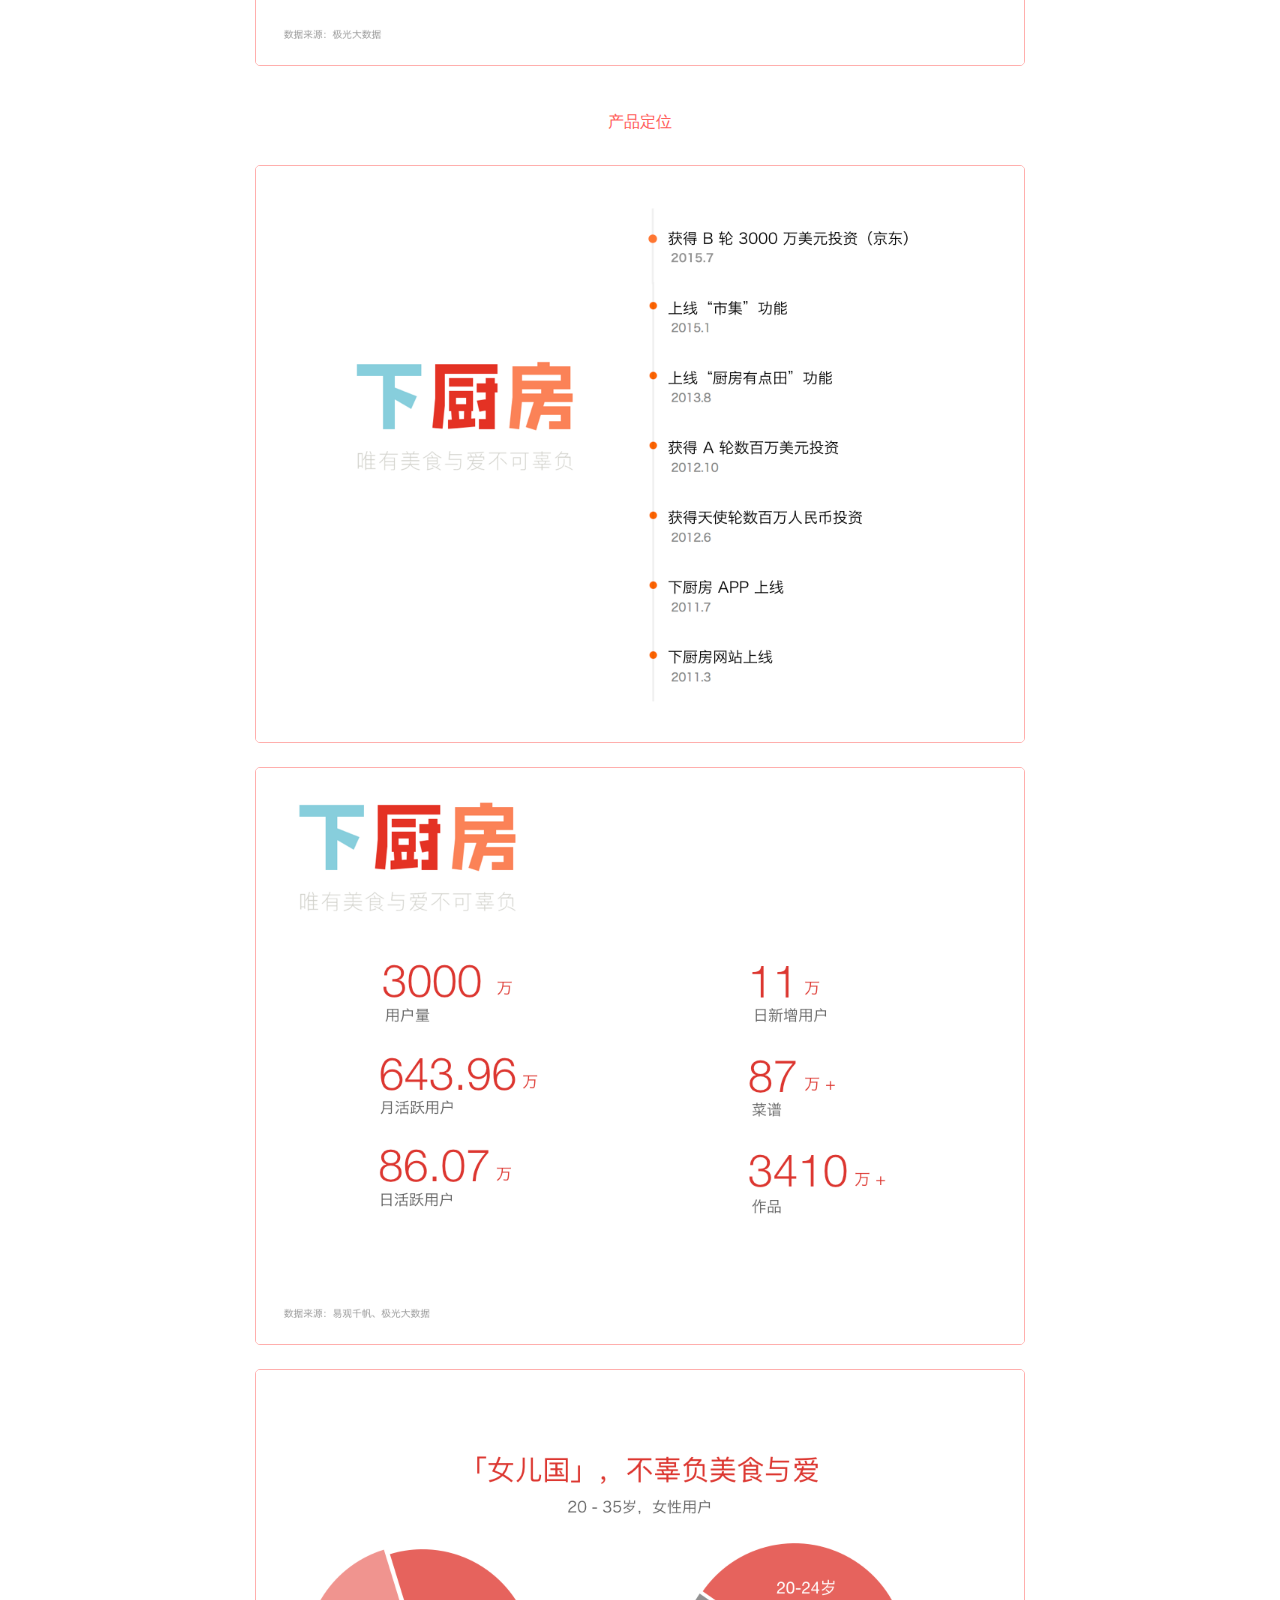
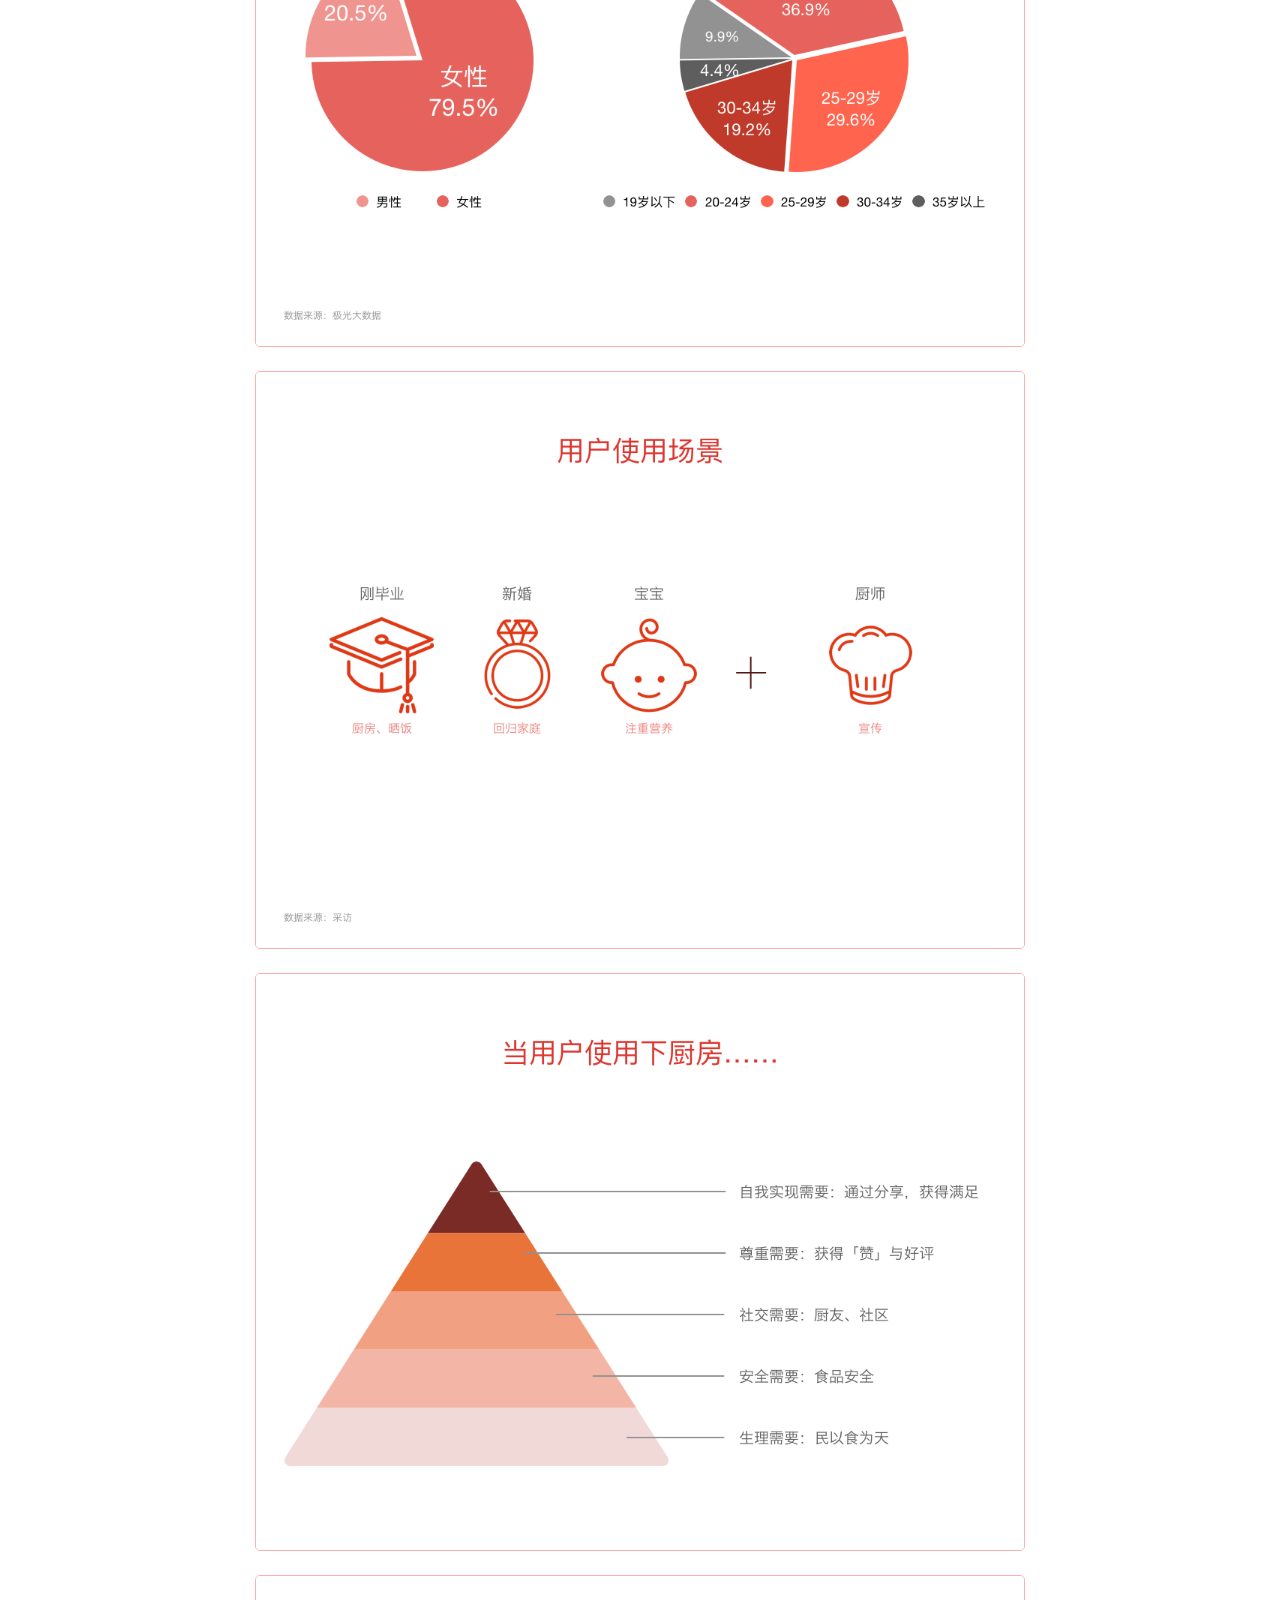
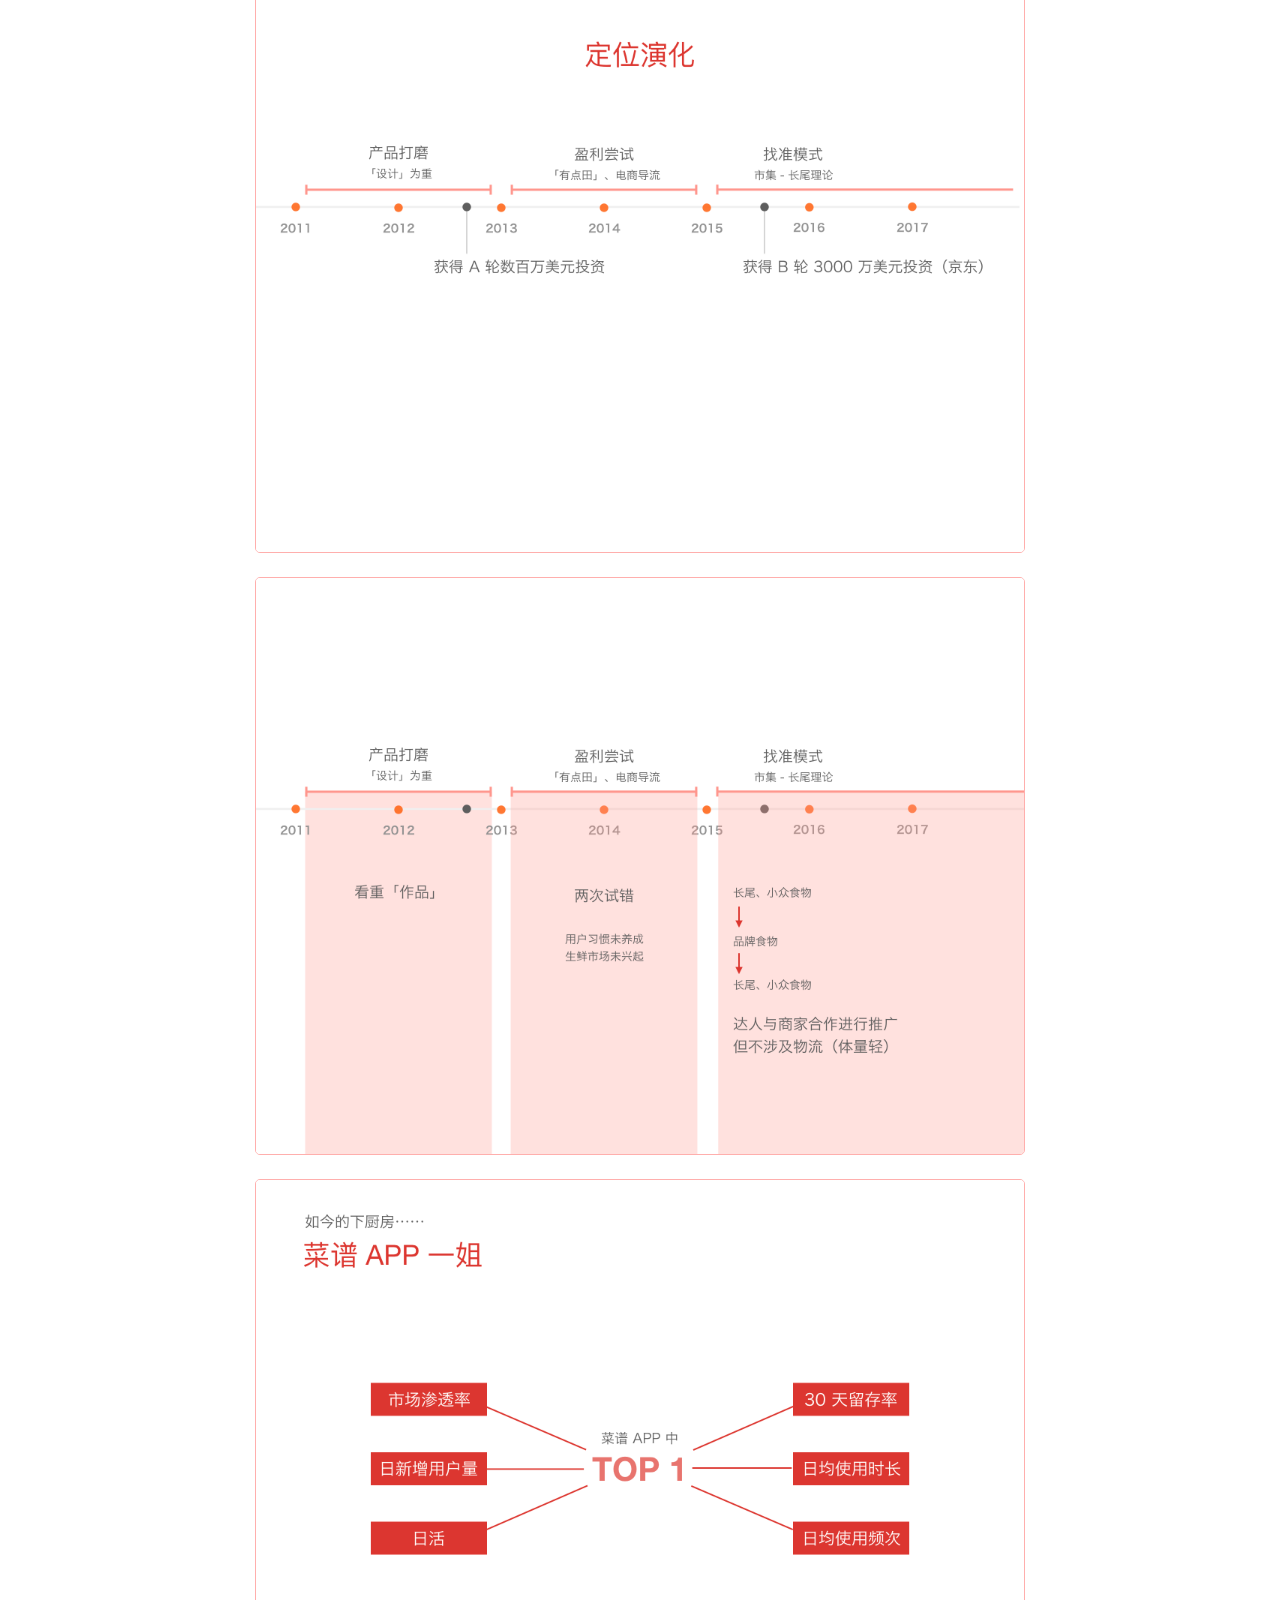
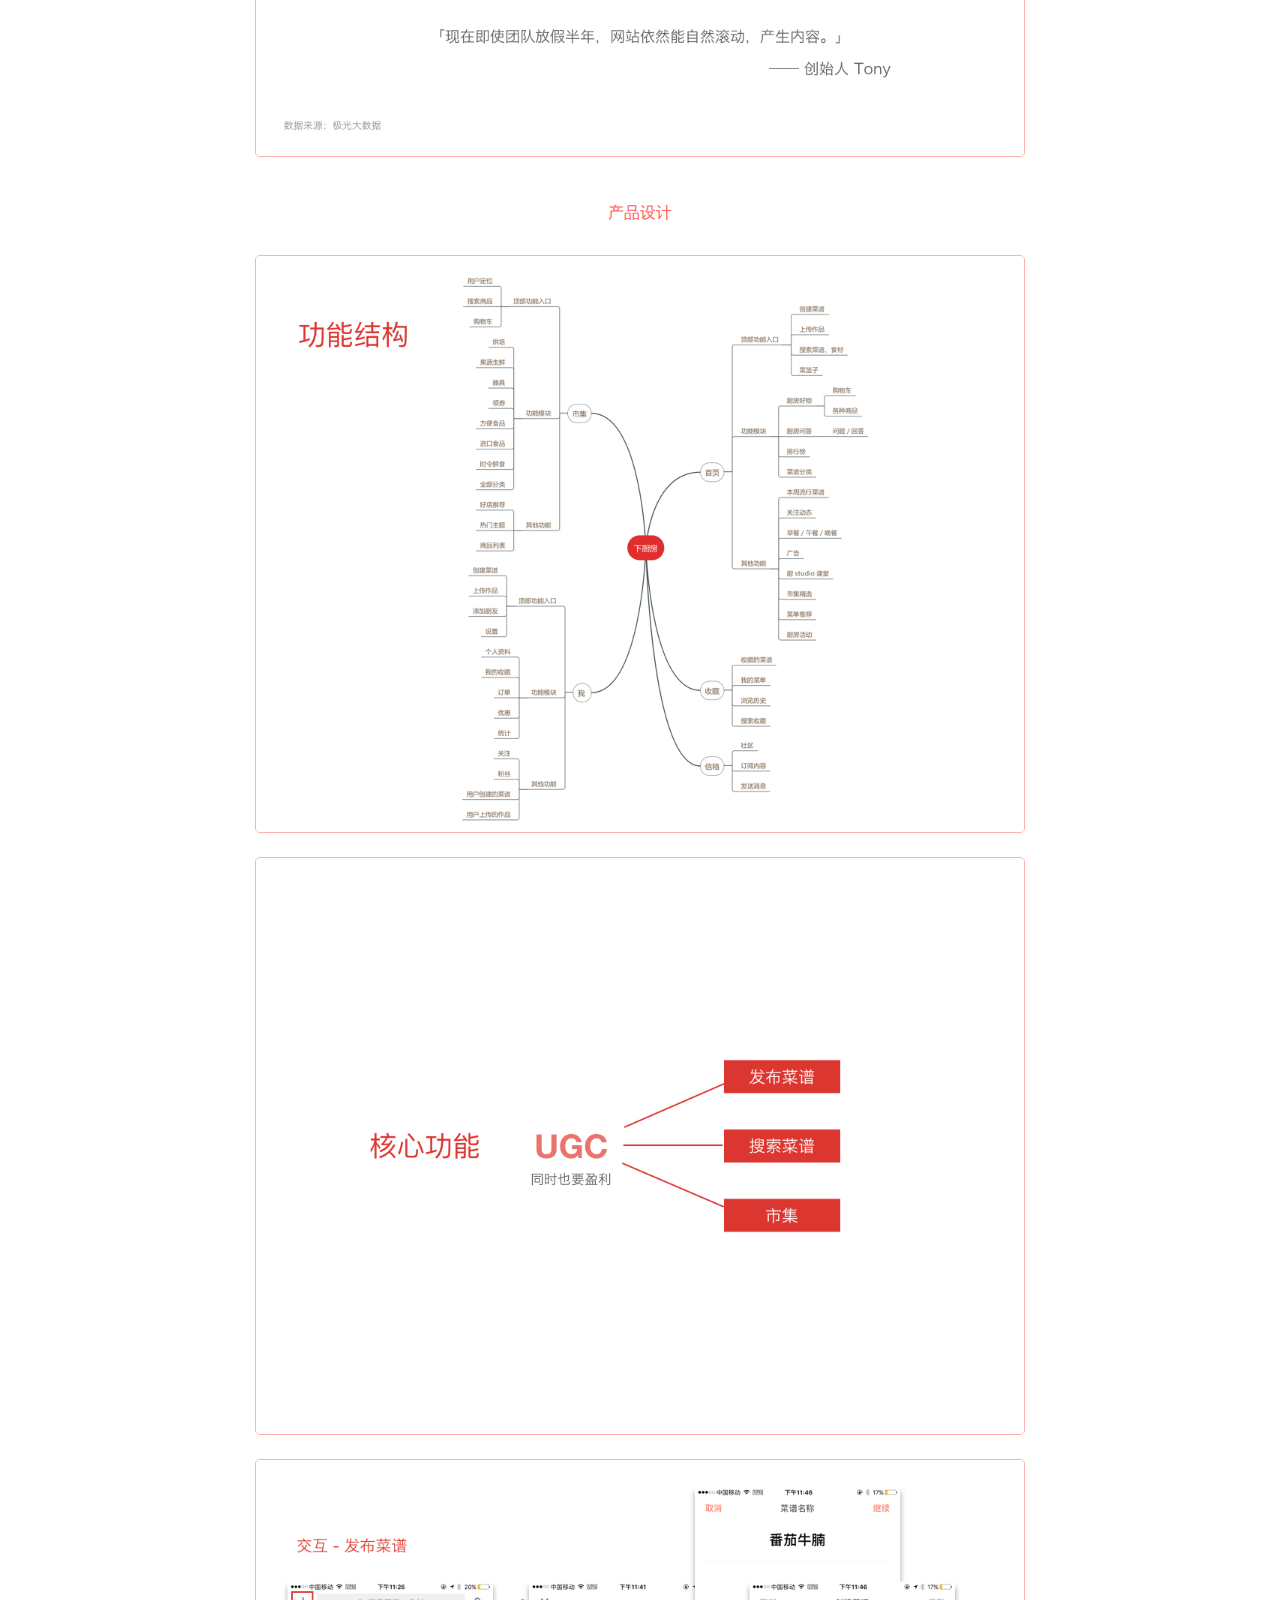
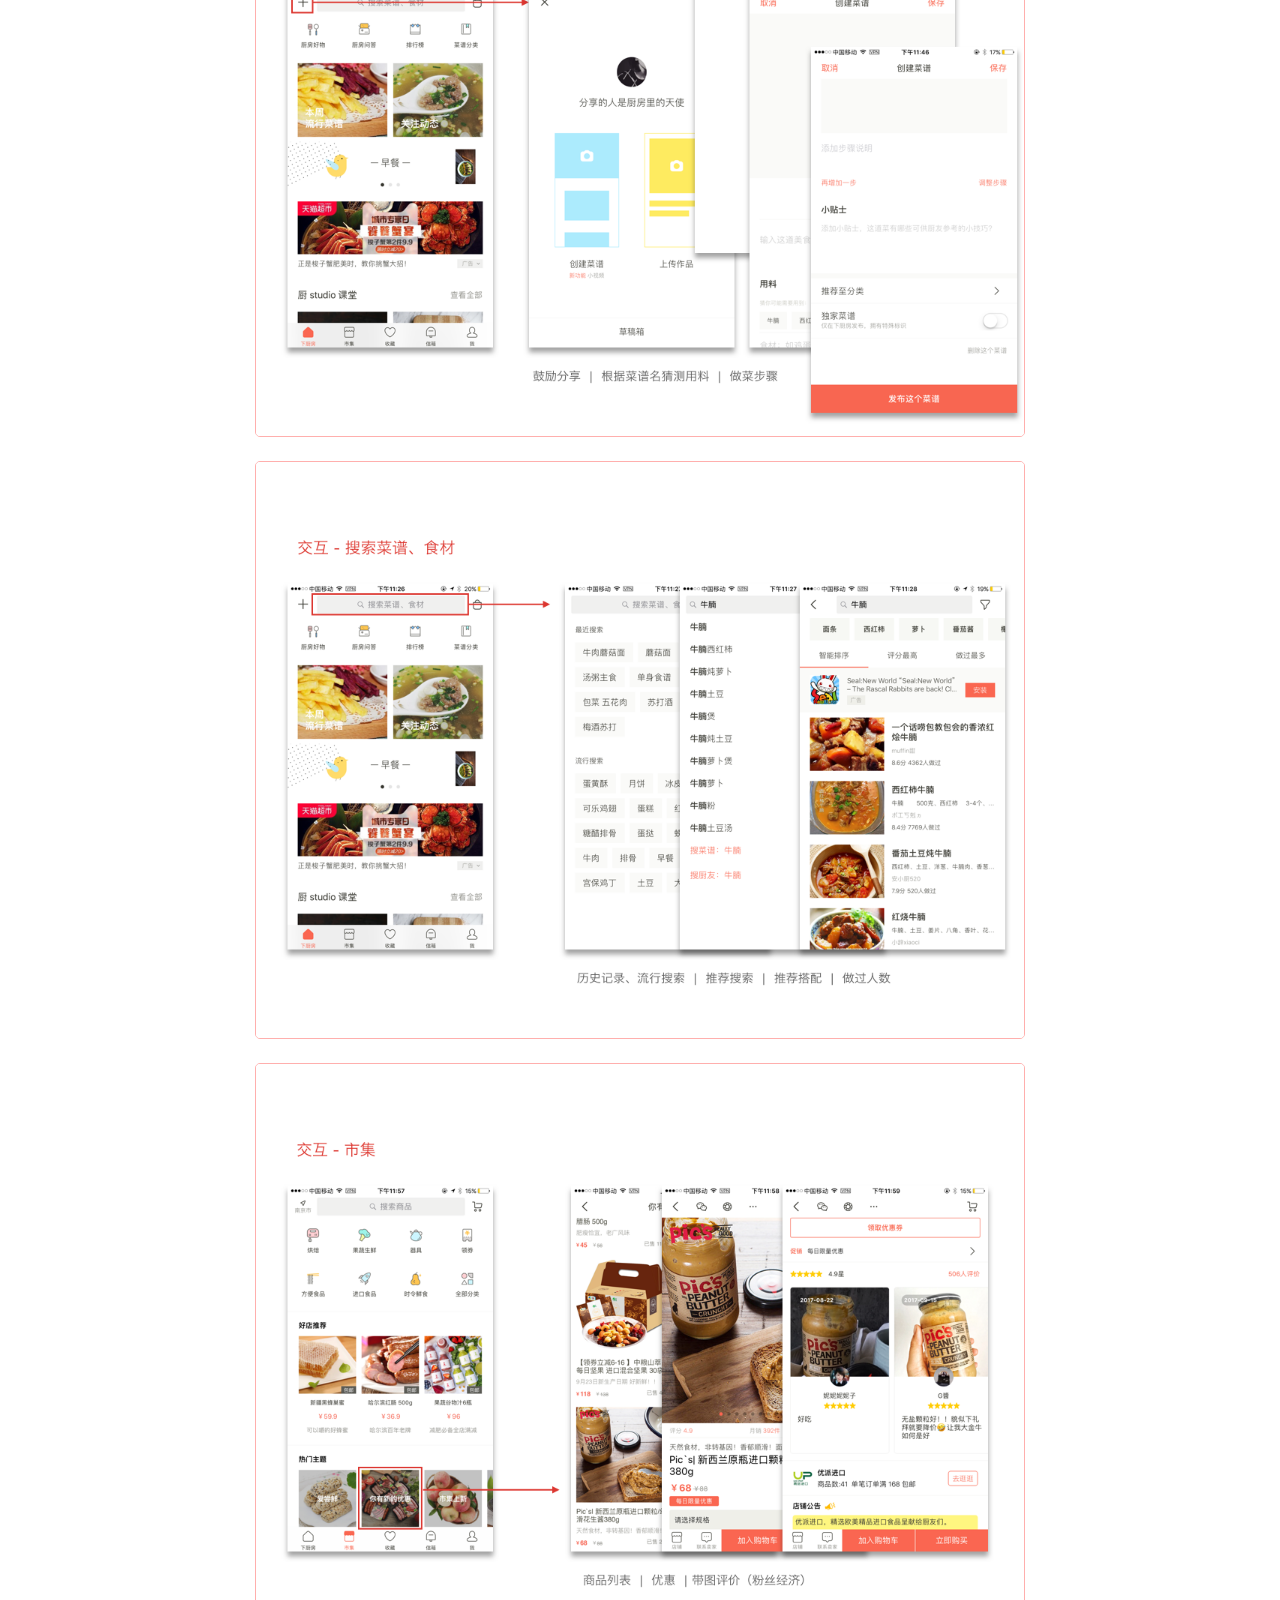
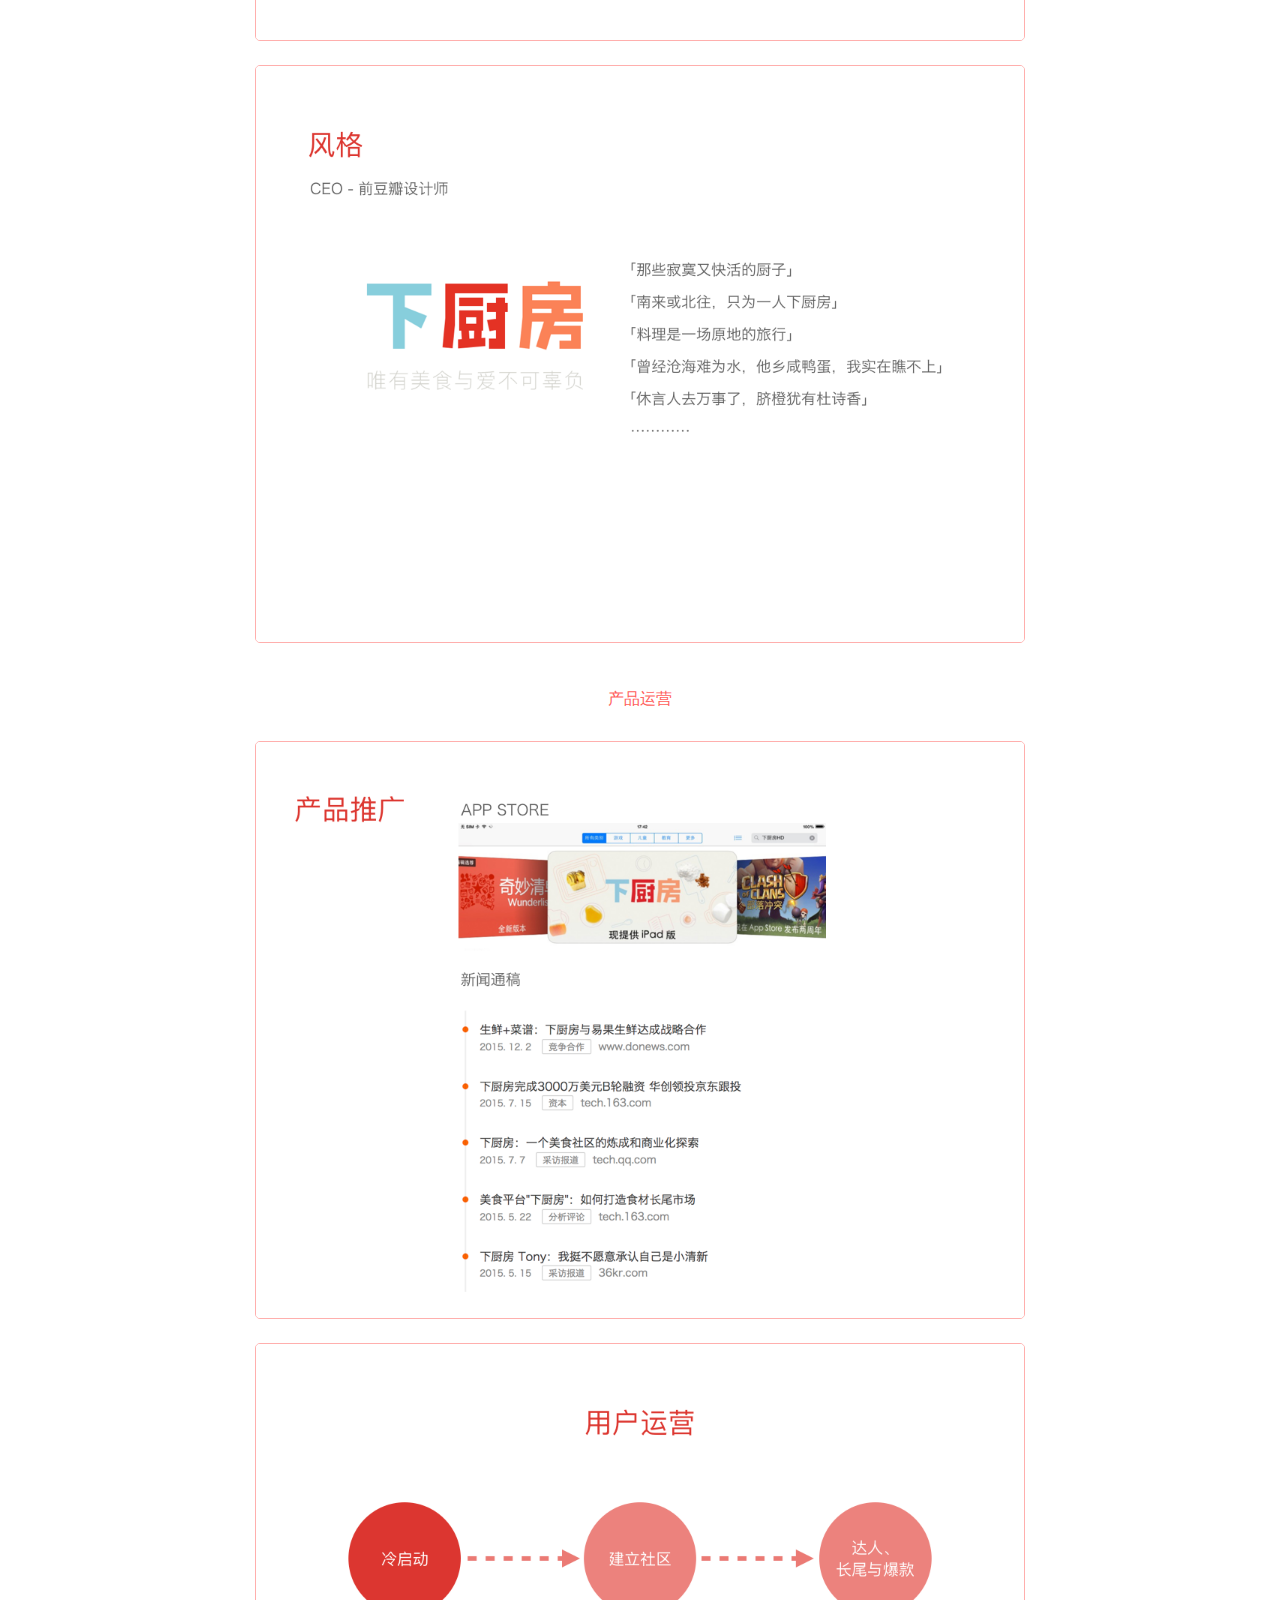
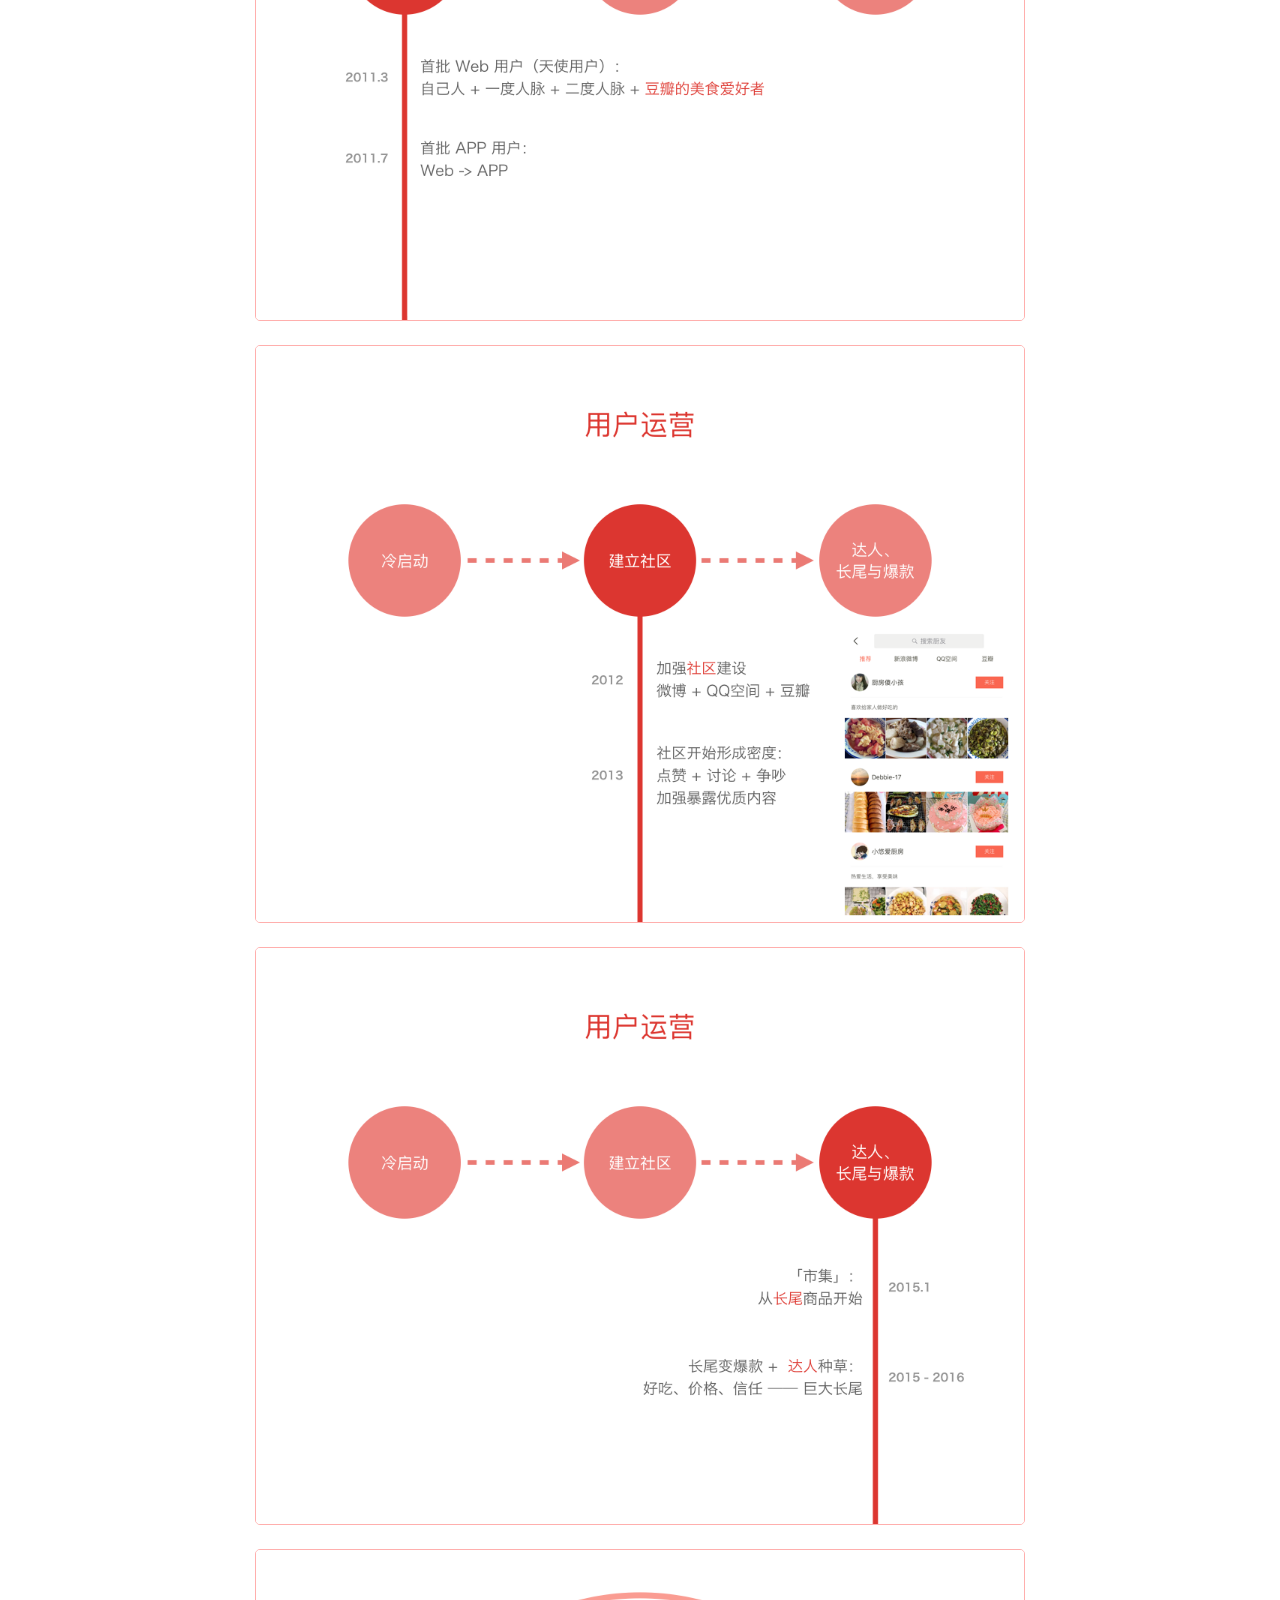
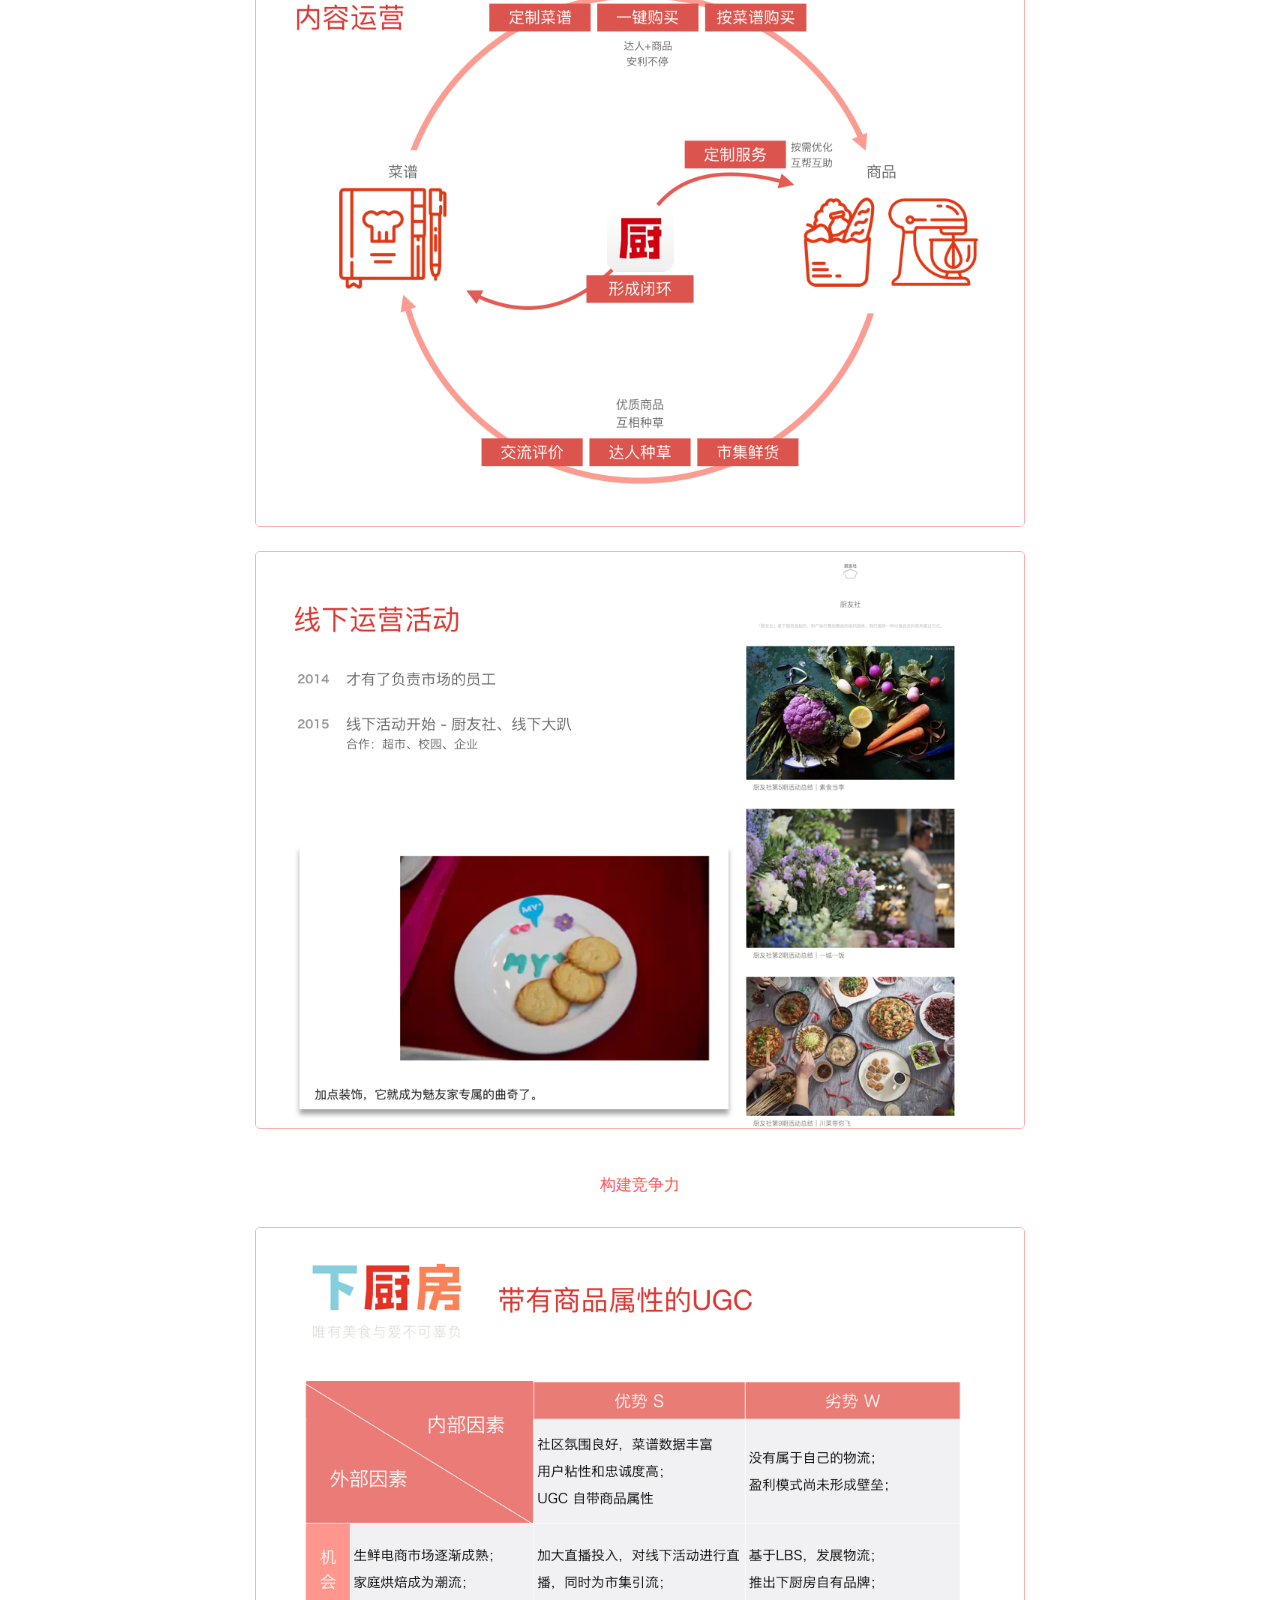
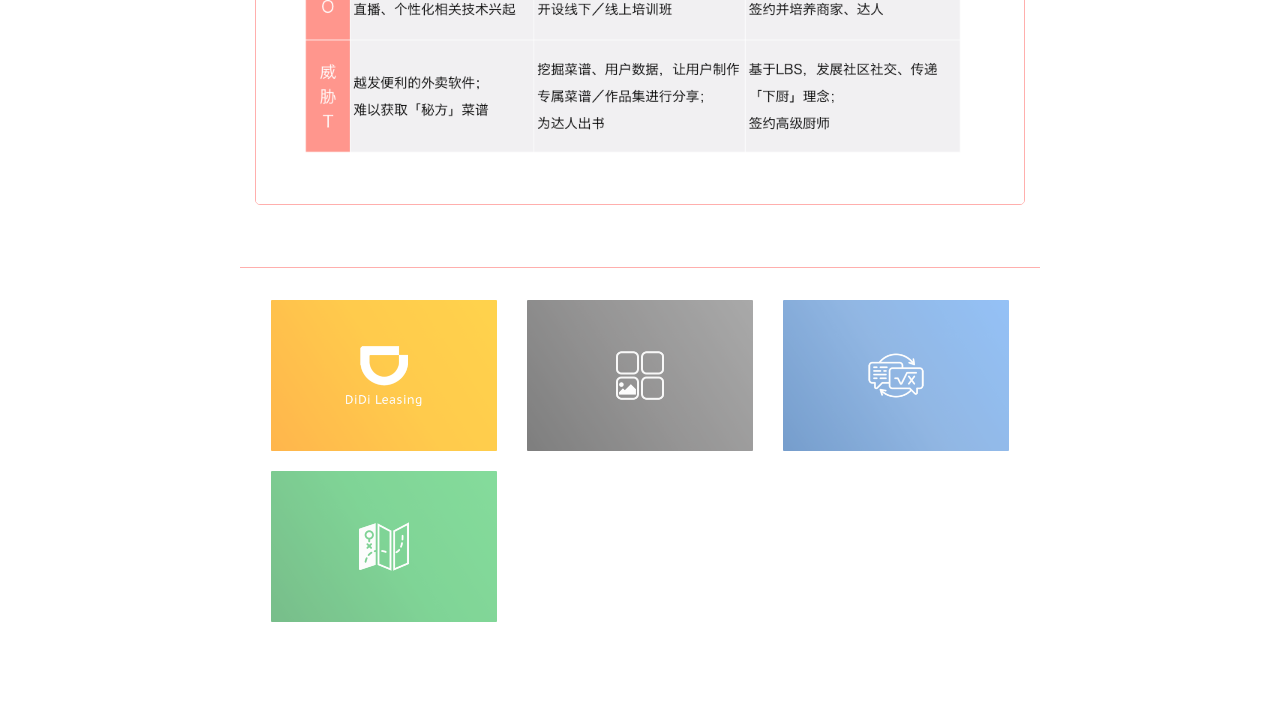
<file: html/xiachufang.html>
<!DOCTYPE html>
<html lang="en">
<head>
    <meta charset="UTF-8">
    <title>下厨房产品拆解</title>
    <link rel="stylesheet" type="text/css" href="../css/index.css">
    <link rel="stylesheet" type="text/css" href="../css/bootstrap-grid.css">
</head>
<body class="project">
<header>
    <div class="project-return">
        <a href="">
            <img src="../image/logo.png"/>
        </a>

    </div>
</header>
<section class="project-detail" id="xiachufang">
    <div class="container">
        <div class="project-title">
            下厨房产品拆解
        </div>
        <div class="project-subtitle">
            「美食与爱」背后的故事
        </div>
        <!--<div class="project-meta xia">-->
            <!--<div class="col-md-6">-->
                <!--<h5>我的角色</h5>-->
                <!--<p>需求分析 <span>&</span> 交互设计 <span>&</span> 视觉设计 <span>&</span> 前端代码</p>-->
            <!--</div>-->
            <!--<div class="col-md-6">-->
                <!--<h5>使用方法</h5>-->
                <!--<p>用户访谈 <span>&</span> 人物角色 <span>&</span> 情景剧本 <span>&</span> 用户旅程</p>-->
            <!--</div>-->
        <!--</div>-->
        <div class="project-markdown xia">
            <h3>这是什么</h3>
            <p>这是对下厨房整个产品的拆解报告，使用系统的拆解步骤，包括对行业的洞察、产品定位、设计、运营和如何构建竞争力五个部分。</p>
            <h3>拆解报告</h3>
            <!--<img src="../image/xia/xia.001.png" />-->
            <h4>行业洞察与商业策略</h4>
            <!--<img src="../image/xia/xia.002.png" />-->
            <img src="../image/xia/xia.003.png" />
            <img src="../image/xia/xia.004.png" />
            <h4>产品定位</h4>
            <!--<img src="../image/xia/xia.005.png" />-->
            <img src="../image/xia/xia.006.png" />
            <img src="../image/xia/xia.007.png" />
            <img src="../image/xia/xia.008.png" />
            <img src="../image/xia/xia.009.png" />
            <img src="../image/xia/xia.010.png" />
            <img src="../image/xia/xia.011.png" />
            <img src="../image/xia/xia.012.png" />
            <img src="../image/xia/xia.013.png" />
            <h4>产品设计</h4>
            <!--<img src="../image/xia/xia.014.png" />-->
            <img src="../image/xia/xia.015.png" />
            <img src="../image/xia/xia.016.png" />
            <img src="../image/xia/xia.017.png" />
            <img src="../image/xia/xia.018.png" />
            <img src="../image/xia/xia.019.png" />
            <img src="../image/xia/xia.020.png" />
            <h4>产品运营</h4>
            <!--<img src="../image/xia/xia.021.png" />-->
            <img src="../image/xia/xia.022.png" />
            <img src="../image/xia/xia.023.png" />

            <img src="../image/xia/xia.024.png" />
            <img src="../image/xia/xia.025.png" />
            <img src="../image/xia/xia.026.png" />
            <img src="../image/xia/xia.027.png" />
            <!--<img src="../image/xia/xia.028.png" />-->
            <h4>构建竞争力</h4>
            <img src="../image/xia/xia.029.png" />


        </div>
    </div>
</section>
<footer class="project-footer xia">
    <div class="project-other">
        <div class="col-md-4 col-xs-12">
            <a href=""><img src="../image/header-leasing.png"/></a>
        </div>
        <div class="col-md-4">
            <a href=""><img src="../image/header-simaway.png"/></a>
        </div>
        <div class="col-md-4">
            <a href=""><img src="../image/header-hellowork.png"/></a>
        </div>
        <div class="col-md-4">
            <a href=""><img src="../image/header-navigation.png"/></a>
        </div>
    </div>
</footer>

</body>
</html>
</file>
<file: css/index.css>
body {
  max-width: 80rem;
  margin: 0 auto;
  color: #4a4a4a; }

header {
  overflow: hidden; }
  header #title-container {
    max-height: 10rem;
    height: 10rem; }
  header #index-logo {
    margin-left: auto;
    margin-right: auto;
    max-width: 100px;
    text-align: center;
    margin-top: 60px;
    position: relative; }
    header #index-logo img {
      height: 100px;
      width: 100px; }

#menu {
  max-width: 25rem;
  margin: 0 auto; }
  #menu ul {
    list-style: none;
    border: 0;
    margin: 0;
    padding: 0;
    overflow: hidden; }
  #menu li {
    display: inline-block;
    width: 24%;
    text-align: center; }
  #menu a {
    text-decoration: none;
    color: #00AA63;
    font-weight: 300;
    font-size: 1.1rem; }

#main-content {
  margin-top: 70px;
  width: 70%;
  margin-left: auto;
  margin-right: auto; }
  #main-content .project-box {
    border-radius: 7px;
    border: 1px #e2e2e2 solid;
    overflow: hidden;
    margin: 0 0 3rem 0; }
    #main-content .project-box img {
      width: 100%; }
  #main-content .box-description {
    margin: 6px 20px 10px; }
  #main-content .box-name {
    display: block;
    font-size: 0.9rem; }
  #main-content .box-role {
    font-size: 0.3rem;
    color: #9a9a9a; }

footer {
  width: 80%;
  margin: 2rem auto;
  padding: 1rem 0 0;
  border-top: 1px solid rgba(0, 170, 99, 0.3); }

.home-footer span {
  color: #9a9a9a;
  font-size: 0.9rem; }

.project-return {
  height: 3rem;
  margin: 1rem; }
  .project-return img {
    height: 100%; }

.project-detail {
  max-width: 50rem;
  margin: 0 auto; }
  .project-detail .row {
    margin-right: 0;
    margin-left: 0; }

.project-title {
  width: 100%;
  text-align: center;
  font-weight: 400;
  font-size: 3rem; }

.project-subtitle {
  width: 100%;
  text-align: center;
  color: #9a9a9a;
  font-weight: 300; }

.project-meta {
  border: 1px solid #9a9a9a;
  border-radius: 5px;
  margin: 3rem 0;
  padding: 1.2rem 0;
  text-align: center;
  display: flex; }
  .project-meta h5 {
    margin-top: 1rem;
    margin-bottom: 1rem; }
  .project-meta p {
    font-weight: 200;
    font-size: 0.83rem; }
  .project-meta span {
    font-size: 0.2rem; }

.project-markdown p, .project-markdown li {
  line-height: 1.7em;
  font-weight: 300; }
.project-markdown ol {
  padding-left: 1rem; }
.project-markdown li {
  padding-left: 0.5rem;
  margin-bottom: 0.8rem; }
.project-markdown h3 {
  margin-top: 3.5rem;
  font-weight: 300; }
.project-markdown h4 {
  margin-top: 2rem;
  font-weight: 400; }
.project-markdown h5 {
  margin-bottom: 1rem; }
.project-markdown img {
  max-width: 100%;
  margin: 0 auto; }
.project-markdown blockquote {
  border-left: 2px solid #76a2d7;
  margin: 0;
  padding: 0.3rem 0 0.3rem 1.5rem;
  line-height: 2rem;
  font-size: 0.9rem; }
.project-markdown b {
  font-size: 0.83rem; }

.project-footer {
  max-width: 50rem;
  border-top: 1px solid rgba(118, 162, 215, 0.5);
  margin-top: 3rem;
  padding: 2rem 1rem; }

.project-other {
  display: flex;
  flex-wrap: wrap; }
  .project-other img {
    width: 100%; }
  .project-other div {
    margin-bottom: 1rem; }

#xiachufang img {
  border: 1px solid rgba(255, 96, 92, 0.5);
  border-radius: 5px;
  margin: 10px 0; }

.hellowork {
  border-color: rgba(118, 162, 215, 0.5); }

.navigation {
  border-color: rgba(101, 191, 125, 0.5); }
  .navigation blockquote {
    border-color: #65BF7D; }

.leasing {
  border-color: rgba(255, 176, 46, 0.5); }

.xia {
  border-color: rgba(255, 96, 92, 0.5); }
  .xia h4 {
    color: #FF605C;
    text-align: center; }

/*# sourceMappingURL=index.css.map */
</file>
